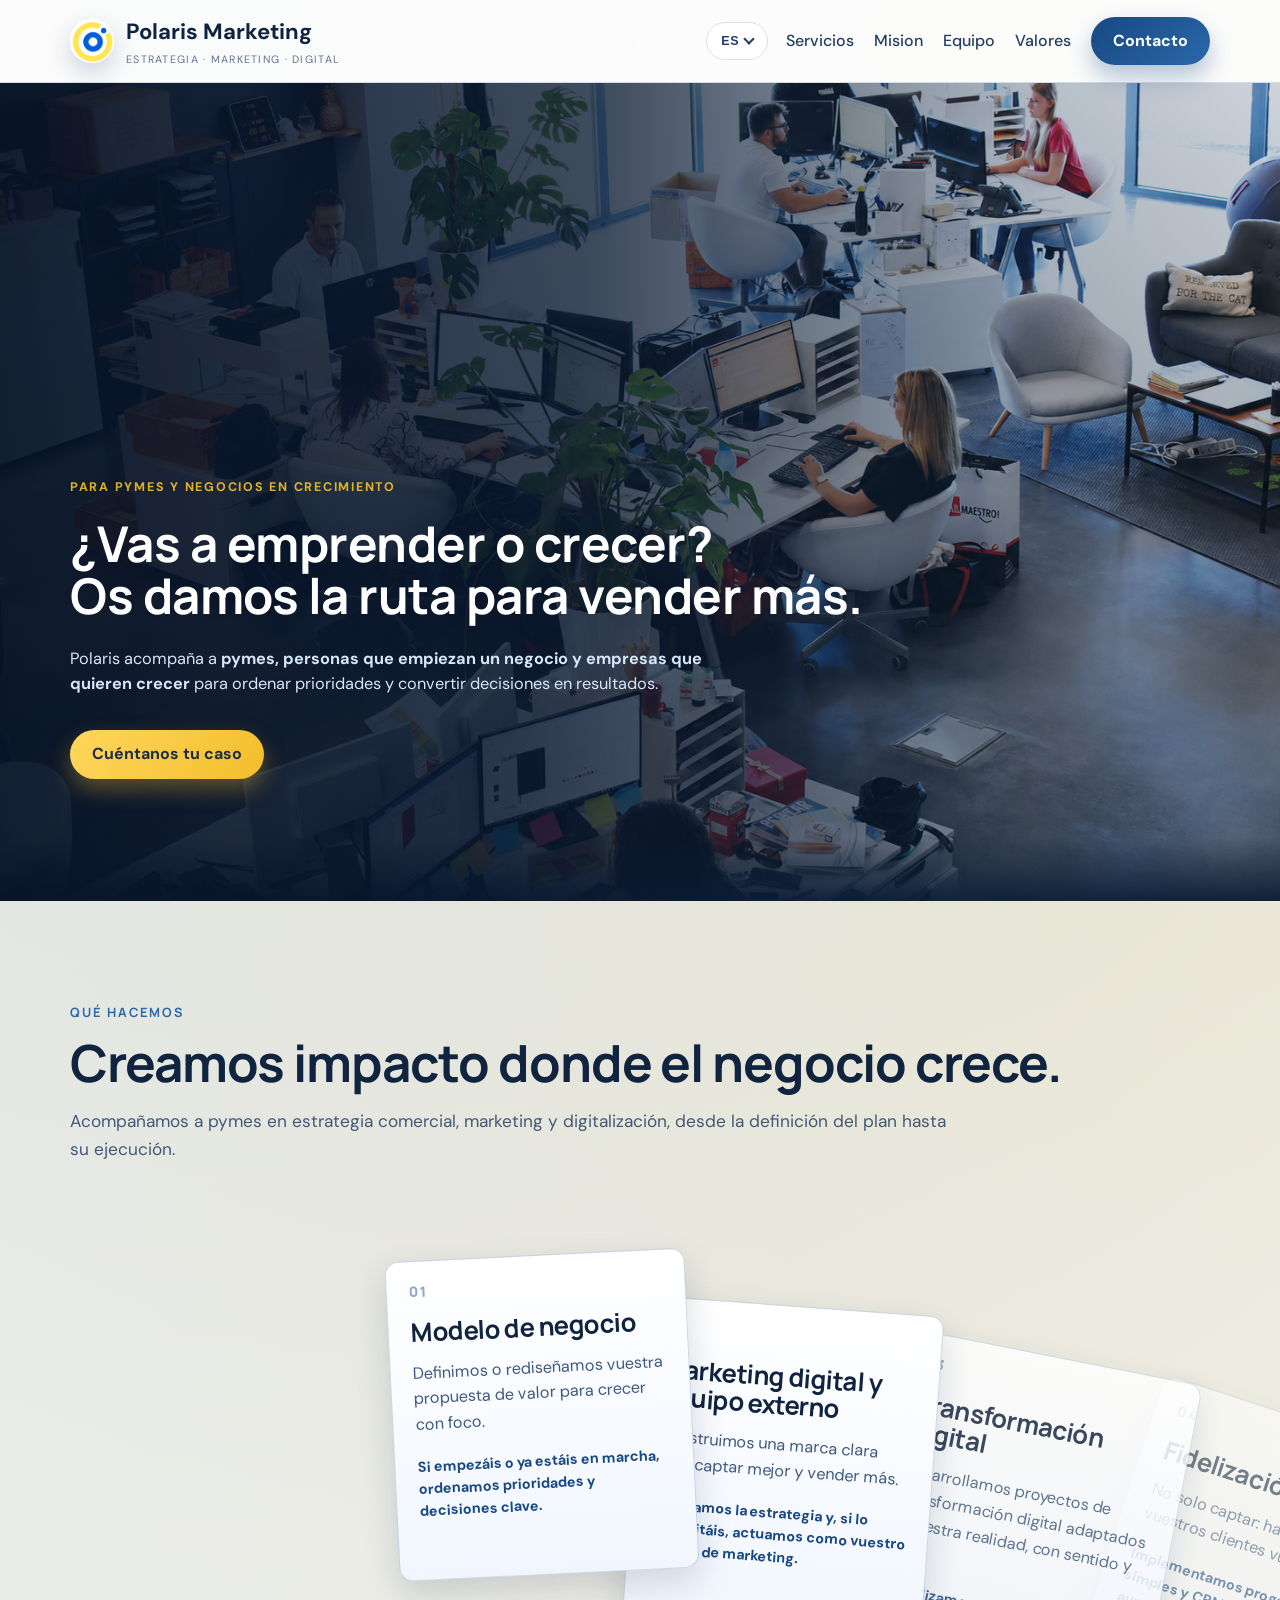
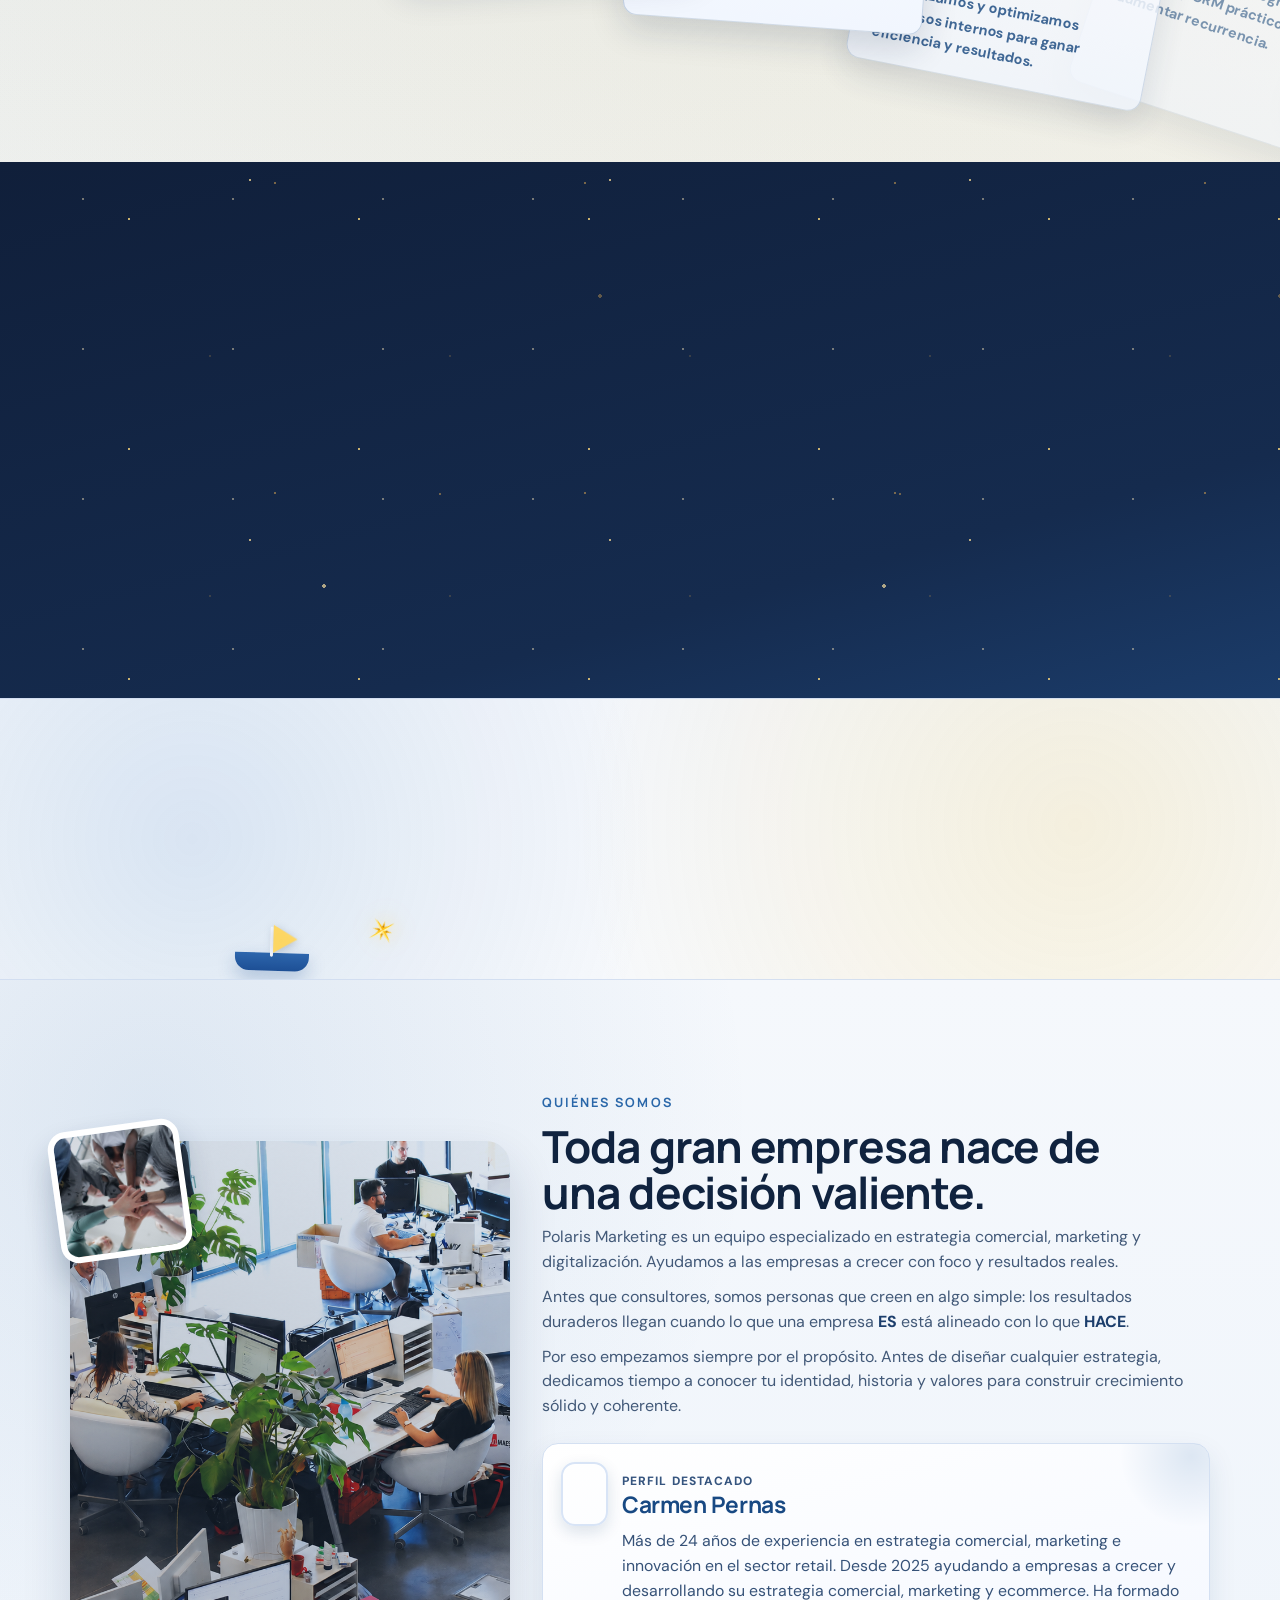
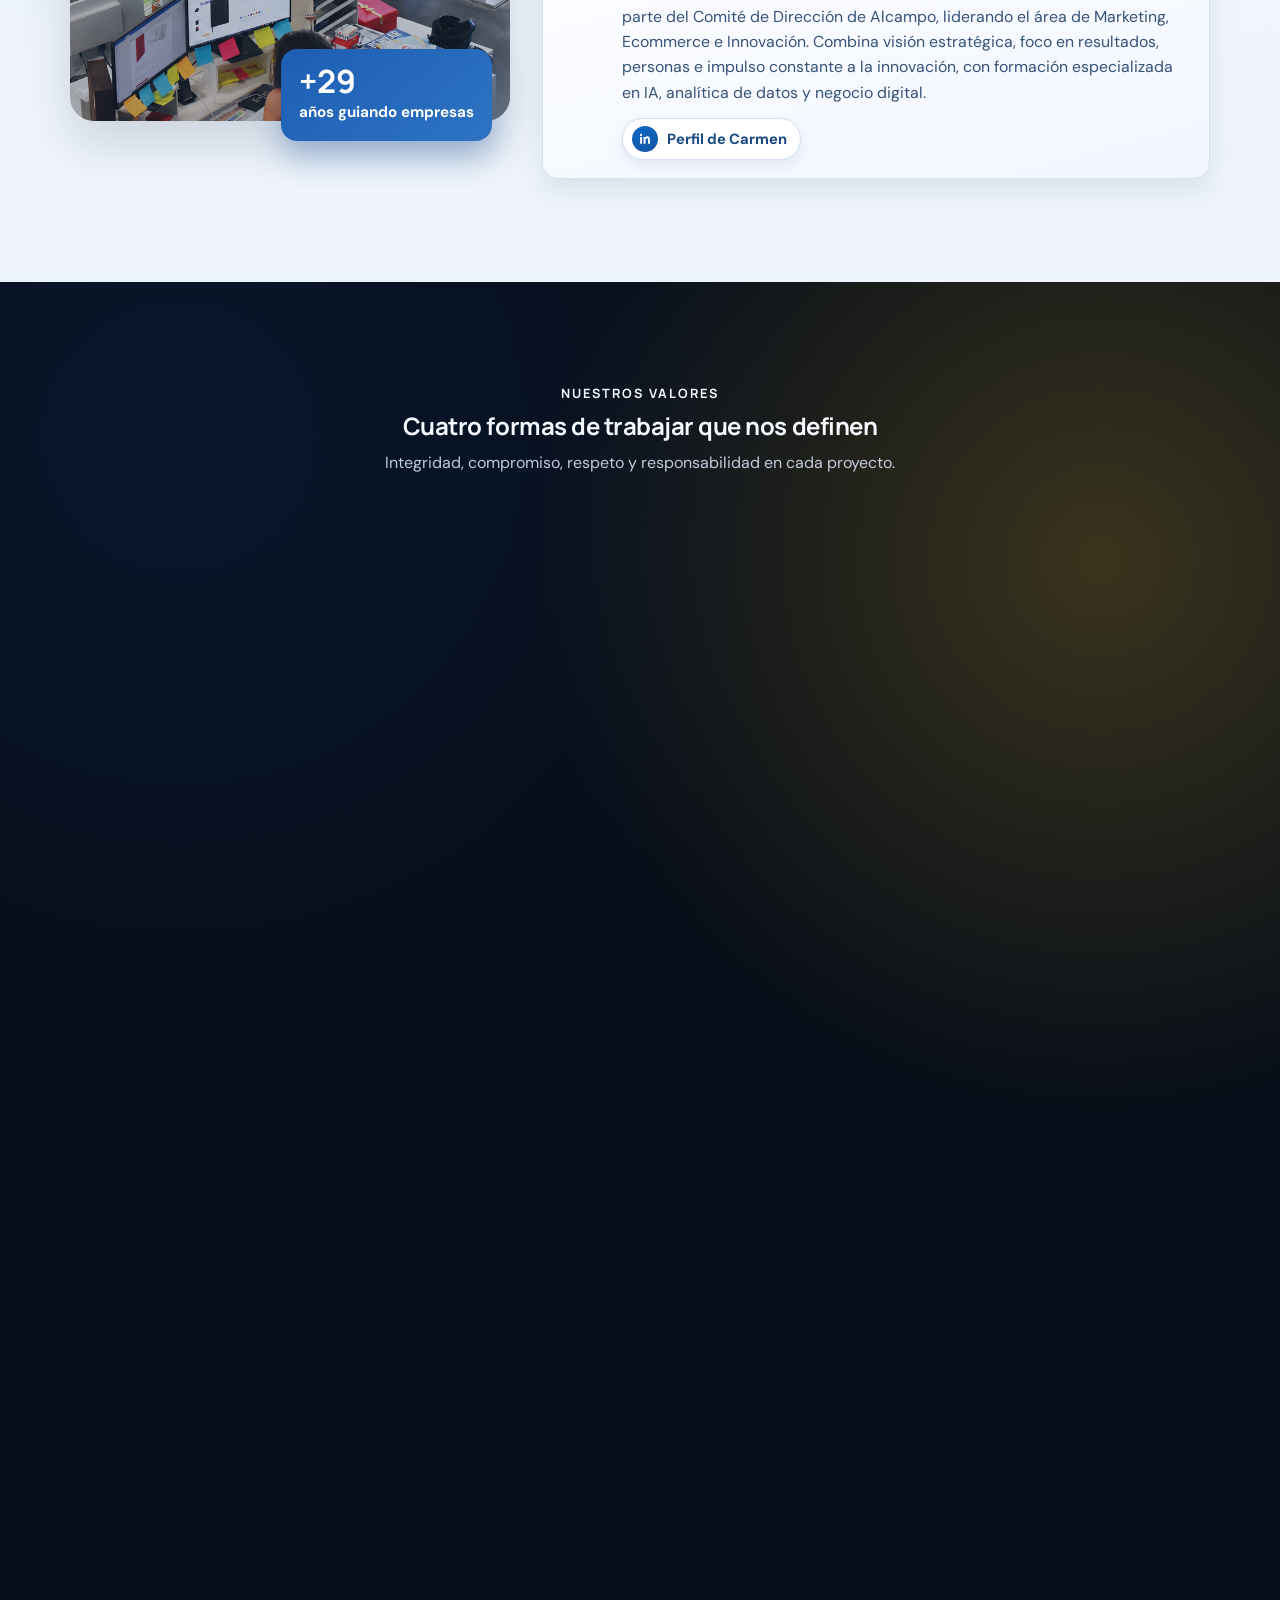
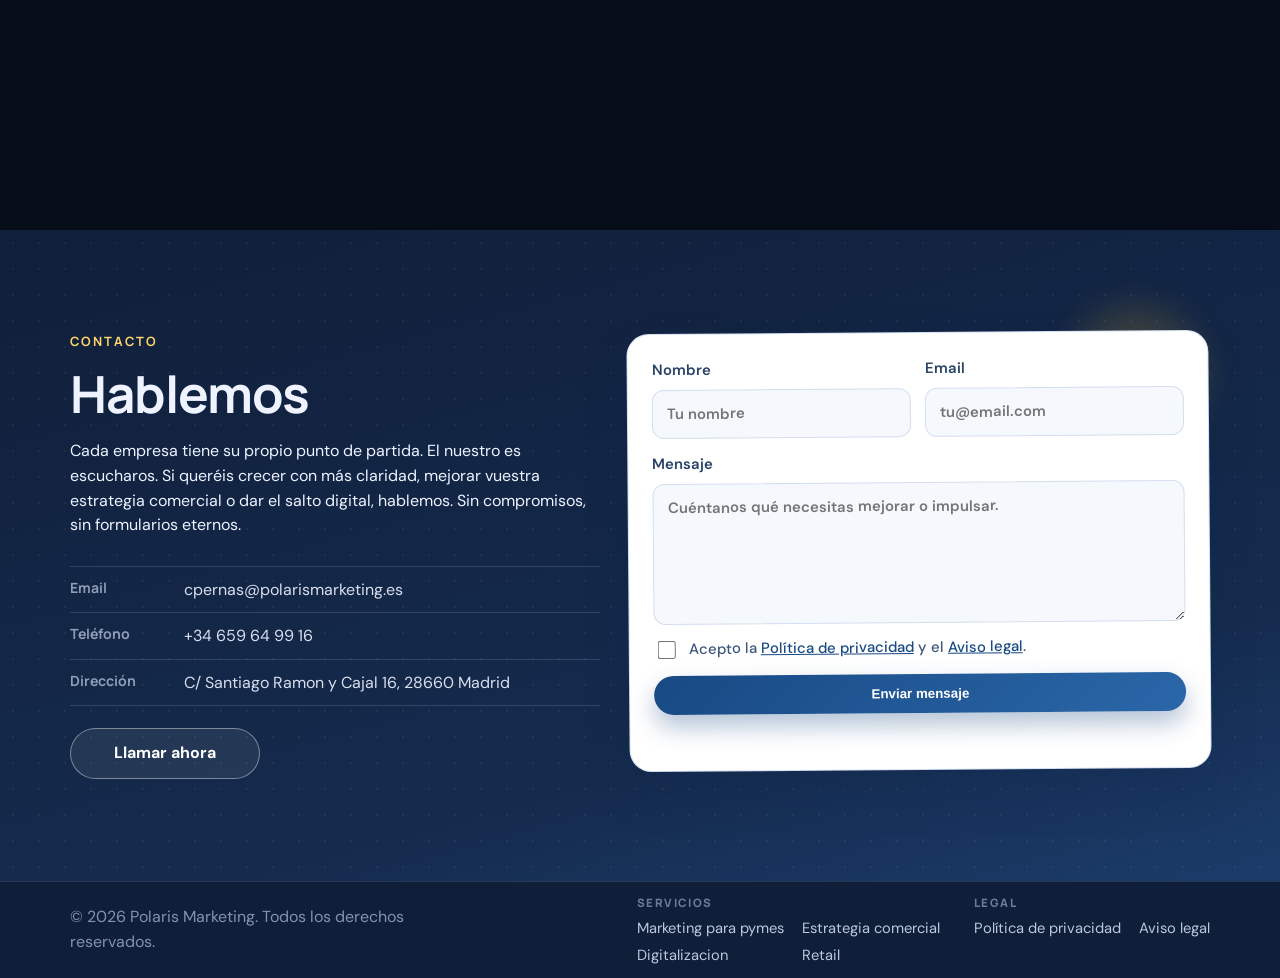
<file: index.html>
<!doctype html>
<html lang="es">
<head>
  <!-- Google Tag Manager -->
  <script>
    (function(w,d,s,l,i){w[l]=w[l]||[];w[l].push({'gtm.start':
    new Date().getTime(),event:'gtm.js'});var f=d.getElementsByTagName(s)[0],
    j=d.createElement(s),dl=l!='dataLayer'?'&l='+l:'';j.async=true;j.src=
    'https://www.googletagmanager.com/gtm.js?id='+i+dl;f.parentNode.insertBefore(j,f);
    })(window,document,'script','dataLayer','GTM-MQ9NLKSR');
  </script>
  <!-- End Google Tag Manager -->
  <meta charset="utf-8">
  <meta name="viewport" content="width=device-width, initial-scale=1">
  <meta name="description" content="Consultoria de estrategia comercial, marketing y digitalizacion para pymes y autonomos. Te ayudamos a ordenar prioridades, captar clientes y crecer con foco." data-i18n-content="meta.description">
  <meta name="robots" content="index, follow">
  <meta name="theme-color" content="#184983">
  <title data-i18n="meta.title">Polaris Marketing | Estrategia comercial, marketing y digitalizacion para pymes</title>
  <link rel="canonical" href="https://polarismarketing.es/">
  <link rel="alternate" hreflang="es" href="https://polarismarketing.es/">
  <link rel="alternate" hreflang="en" href="https://polarismarketing.es/en/">
  <link rel="alternate" hreflang="pt" href="https://polarismarketing.es/pt/">
  <link rel="alternate" hreflang="fr" href="https://polarismarketing.es/fr/">
  <link rel="alternate" hreflang="x-default" href="https://polarismarketing.es/">
  <meta property="og:type" content="website">
  <meta property="og:locale" content="es_ES">
  <meta property="og:title" content="Polaris Marketing | Estrategia comercial, marketing y digitalizacion">
  <meta property="og:description" content="Ayudamos a pymes y autonomos a crecer con estrategia comercial, marketing, digitalizacion y decisiones claras.">
  <meta property="og:url" content="https://polarismarketing.es/">
  <meta property="og:site_name" content="Polaris Marketing">
  <meta property="og:image" content="https://polarismarketing.es/assets/images/logo_polaris.jpg">
  <meta property="og:image:alt" content="Logo de Polaris Marketing">
  <meta name="twitter:card" content="summary_large_image">
  <meta name="twitter:title" content="Polaris Marketing | Estrategia comercial y marketing">
  <meta name="twitter:description" content="Consultoria de estrategia comercial, marketing y digitalizacion para pymes y autonomos.">
  <meta name="twitter:image" content="https://polarismarketing.es/assets/images/logo_polaris.jpg">
  <link rel="icon" type="image/jpeg" href="assets/images/logo_polaris.jpg">
  <link rel="preload" as="image" href="assets/images/hero-placeholder.png" fetchpriority="high">
  <link rel="preconnect" href="https://fonts.googleapis.com">
  <link rel="preconnect" href="https://fonts.gstatic.com" crossorigin>
  <link href="https://fonts.googleapis.com/css2?family=Manrope:wght@400;500;600;700;800&family=DM+Sans:wght@400;500;700&display=swap" rel="stylesheet">
  <link rel="stylesheet" href="assets/css/styles.css">
  <script type="application/ld+json">
    {
      "@context": "https://schema.org",
      "@graph": [
        {
          "@type": "ProfessionalService",
          "@id": "https://polarismarketing.es/#business",
          "name": "Polaris Marketing",
          "url": "https://polarismarketing.es/",
          "logo": "https://polarismarketing.es/assets/images/logo_polaris.jpg",
          "image": "https://polarismarketing.es/assets/images/logo_polaris.jpg",
          "description": "Consultoria de estrategia comercial, marketing y digitalizacion para pymes, autonomos y empresas en crecimiento.",
          "email": "cpernas@polarismarketing.es",
          "telephone": "+34659649916",
          "priceRange": "â‚¬â‚¬",
          "address": {
            "@type": "PostalAddress",
            "streetAddress": "C/ Santiago Ramon y Cajal 16",
            "postalCode": "28660",
            "addressLocality": "Madrid",
            "addressCountry": "ES"
          },
          "areaServed": [
            {
              "@type": "Country",
              "name": "Spain"
            }
          ],
          "founder": {
            "@type": "Person",
            "name": "Carmen Pernas",
            "jobTitle": "Consultora de estrategia comercial, marketing e innovacion",
            "sameAs": "https://www.linkedin.com/in/carmenpernasmoreno/"
          },
          "sameAs": [
            "https://www.linkedin.com/in/carmenpernasmoreno/"
          ],
          "knowsAbout": [
            "estrategia comercial",
            "marketing para pymes",
            "digitalizacion de empresas",
            "consultoria retail",
            "analitica de negocio"
          ],
          "hasOfferCatalog": {
            "@type": "OfferCatalog",
            "name": "Servicios de Polaris Marketing",
            "itemListElement": [
              {
                "@type": "Offer",
                "itemOffered": {
                  "@type": "Service",
                  "name": "Consultoria de marketing para pymes",
                  "url": "https://polarismarketing.es/consultoria-marketing-pymes.html"
                }
              },
              {
                "@type": "Offer",
                "itemOffered": {
                  "@type": "Service",
                  "name": "Estrategia comercial",
                  "url": "https://polarismarketing.es/estrategia-comercial.html"
                }
              },
              {
                "@type": "Offer",
                "itemOffered": {
                  "@type": "Service",
                  "name": "Digitalizacion para pymes",
                  "url": "https://polarismarketing.es/digitalizacion-pymes.html"
                }
              }
            ]
          }
        },
        {
          "@type": "WebSite",
          "@id": "https://polarismarketing.es/#website",
          "url": "https://polarismarketing.es/",
          "name": "Polaris Marketing",
          "publisher": {
            "@id": "https://polarismarketing.es/#business"
          },
          "inLanguage": "es"
        }
      ]
    }
  </script>
</head>
<body>
  <!-- Google Tag Manager (noscript) -->
  <noscript><iframe src="https://www.googletagmanager.com/ns.html?id=GTM-MQ9NLKSR"
  height="0" width="0" style="display:none;visibility:hidden"></iframe></noscript>
  <!-- End Google Tag Manager (noscript) -->
  <div class="scroll-progress" aria-hidden="true"><span data-scroll-progress></span></div>
  <a class="skip-link" href="#inicio" data-i18n="a11y.skipLink">Saltar al contenido principal</a>

  <header class="site-header">
    <div class="container nav-wrap">
      <a class="brand" href="#inicio" aria-label="Ir al inicio" data-i18n-aria-label="a11y.goHome">
        <img class="brand-logo" src="assets/images/logo_polaris.jpg" alt="Logo de Polaris Marketing" width="44" height="44" decoding="async" fetchpriority="high" data-i18n-alt="brand.logoAlt">
        <span class="brand-copy">
          <strong>Polaris Marketing</strong>
          <small data-i18n="brand.tagline">Estrategia Â· Marketing Â· Digital</small>
        </span>
      </a>

      <div class="nav-actions">
        <div class="lang-switch" data-lang-switch>
          <button type="button" class="lang-current" data-lang-toggle aria-haspopup="true" aria-expanded="false" aria-label="Selecciona idioma" data-i18n-aria-label="a11y.langSwitch">
            <span data-lang-current-label>ES</span>
          </button>
          <ul class="lang-options" data-lang-options role="menu">
            <li role="none"><button type="button" role="menuitem" data-lang-option="es">Espa&ntilde;ol</button></li>
            <li role="none"><button type="button" role="menuitem" data-lang-option="en">English</button></li>
            <li role="none"><button type="button" role="menuitem" data-lang-option="pt">Portugu&ecirc;s</button></li>
            <li role="none"><button type="button" role="menuitem" data-lang-option="fr">Fran&ccedil;ais</button></li>
          </ul>
        </div>

        <button class="menu-toggle" data-menu-toggle aria-label="Abrir menu" aria-expanded="false" aria-controls="main-menu" data-i18n-aria-label="a11y.openMenu">
          <span></span>
          <span></span>
          <span></span>
        </button>

        <nav id="main-menu" class="main-nav" data-menu>
          <a href="#que" data-i18n="nav.que">Servicios</a>
          <a href="#por-que" data-i18n="nav.porque">MisiÃ³n</a>
          <a href="#quien" data-i18n="nav.quien">Equipo</a>
          <a href="#testimonios" data-i18n="nav.testimonios">Valores</a>
          <a href="#contacto" class="btn btn-primary" data-i18n="nav.cta">Contacto</a>
        </nav>
      </div>
    </div>
    <div class="menu-backdrop" data-menu-backdrop aria-hidden="true"></div>
  </header>

  <main id="inicio">
    <section class="hero">
      <div class="hero-media" aria-hidden="true"></div>
      <div class="hero-overlay"></div>
      <div class="container hero-content" data-reveal>
        <span class="hero-badge" data-i18n="hero.badge">Estrategia comercial Â· Marketing Â· DigitalizaciÃ³n</span>
        <h1 data-i18n-html="hero.title"><span>&iquest;Vas a emprender o crecer?</span><span>Os damos la ruta para vender m&aacute;s.</span></h1>
        <p data-i18n-html="hero.subtitle">
          Acompa&ntilde;amos a <strong>pymes, personas que empiezan un negocio y empresas que quieren crecer</strong>
          para ordenar prioridades y convertir decisiones en resultados.
        </p>
        <div class="hero-actions">
          <a href="#contacto" class="btn btn-accent" data-i18n="hero.ctaPrimary">CuÃ©ntanos tu caso</a>
        </div>
      </div>
    </section>

    <section id="que" class="section">
      <div class="container" data-reveal>
        <p class="eyebrow" data-i18n="que.eyebrow">Que hacemos</p>
        <h2 data-i18n="que.title">Creamos impacto donde el negocio crece.</h2>
        <p class="services-intro" data-i18n="que.intro">
          Acompa&ntilde;amos a pymes en estrategia comercial, marketing y digitalizaci&oacute;n,
          desde la definici&oacute;n del plan hasta su ejecuci&oacute;n.
        </p>
        <div class="services-list" aria-label="Ãreas de servicio" data-i18n-aria-label="a11y.servicesList">
          <article class="service-item">
            <span class="service-index" aria-hidden="true">01</span>
            <h3 data-i18n="que.card1.title">Modelo de negocio</h3>
            <p class="service-lead" data-i18n="que.card1.lead">Definimos o redise&ntilde;amos vuestra propuesta de valor para crecer con foco.</p>
            <p class="service-focus" data-i18n="que.card1.focus">Si empez&aacute;is o ya est&aacute;is en marcha, ordenamos prioridades y decisiones clave.</p>
          </article>
          <article class="service-item">
            <span class="service-index" aria-hidden="true">02</span>
            <h3 data-i18n="que.card2.title">Marketing digital y equipo externo</h3>
            <p class="service-lead" data-i18n="que.card2.lead">Construimos una marca clara para captar mejor y vender m&aacute;s.</p>
            <p class="service-focus" data-i18n="que.card2.focus">Dise&ntilde;amos la estrategia y, si lo necesit&aacute;is, actuamos como vuestro equipo de marketing.</p>
          </article>
          <article class="service-item">
            <span class="service-index" aria-hidden="true">03</span>
            <h3 data-i18n="que.card3.title">Transformaci&oacute;n digital</h3>
            <p class="service-lead" data-i18n="que.card3.lead">Desarrollamos proyectos de transformaci&oacute;n digital adaptados a vuestra realidad, con sentido y foco.</p>
            <p class="service-focus" data-i18n="que.card3.focus">Digitalizamos y optimizamos procesos internos para ganar eficiencia y resultados.</p>
          </article>
          <article class="service-item">
            <span class="service-index" aria-hidden="true">04</span>
            <h3 data-i18n="que.card4.title">Fidelizaci&oacute;n y CRM</h3>
            <p class="service-lead" data-i18n="que.card4.lead">No solo captar: hacemos que vuestros clientes vuelvan.</p>
            <p class="service-focus" data-i18n="que.card4.focus">Implementamos programas simples y CRM pr&aacute;ctico para aumentar recurrencia.</p>
          </article>
          <article class="service-item">
            <span class="service-index" aria-hidden="true">05</span>
            <h3 data-i18n="que.card5.title">Acompa&ntilde;amiento comercial</h3>
            <p class="service-lead" data-i18n="que.card5.lead">Pasamos del plan a la acci&oacute;n junto a vuestro equipo.</p>
            <p class="service-focus" data-i18n="que.card5.focus">Priorizamos, ejecutamos y medimos para mantener ritmo y resultados.</p>
          </article>
        </div>
      </div>
    </section>

    <div class="paired-viewport">
      <section id="por-que" class="section section-dark paired-top">
        <div class="bg-animation" aria-hidden="true">
          <div id="stars"></div>
          <div id="stars2"></div>
          <div id="stars3"></div>
          <div id="stars4"></div>
        </div>
        <div class="container split" data-reveal>
          <div>
            <p class="eyebrow" data-i18n="porque.eyebrow">Por que lo hacemos</p>
            <h2 data-i18n="porque.title">Nos mueve construir crecimiento que se sostenga en el tiempo.</h2>
            <p data-i18n="porque.body">
              Trabajamos para que cada empresa tenga una estrategia accionable, conectada con su realidad
              y su etapa de crecimiento.
            </p>
          </div>
          <blockquote data-i18n="porque.quote">
            "Queremos ayudar a personas y empresas a entrar o crecer en su mercado con confianza."
          </blockquote>
        </div>
      </section>

      <section class="trust-band paired-bottom" aria-label="Empresas que confian en nosotros" data-i18n-aria-label="a11y.trustSection">
        <div class="boat-lane">
          <span class="boat-leader-star" aria-hidden="true"></span>
          <button type="button" class="boat" aria-label="Lanzar estrellas"></button>
        </div>
        <div class="container trust-band-inner" data-reveal>
          <p class="trust-title" data-i18n="trust.title">Empresas que confian en nosotros</p>
          <p class="trust-copy" data-i18n-html="trust.copyHtml">
            Nuestra experiencia principal es en <strong>Retail</strong>, <strong>Alimentacion</strong> y <strong>Textil</strong>,
            junto a proyectos de <strong>Restauracion</strong>, <strong>Decoracion</strong> y <strong>Arquitectura</strong>.
            Algunos ejemplos: Juan Valdez, Quadratura y WOW.
          </p>
        </div>
      </section>
    </div>

    <section id="quien" class="section section-soft">
      <div class="container about" data-reveal>
        <div class="about-figure">
          <div class="about-image" role="img" aria-label="Equipo reunido en sesion de trabajo" data-i18n-aria-label="a11y.aboutImage">
            <canvas class="about-reveal-canvas" data-about-reveal-canvas aria-hidden="true"></canvas>
          </div>
          <div class="about-snapshot" role="img" aria-label="Detalle de sesion de trabajo en equipo" data-i18n-aria-label="a11y.aboutSnapshot"></div>
          <div class="about-badge" aria-label="Experiencia acumulada" data-i18n-aria-label="a11y.aboutBadge">
            <strong>+29</strong>
            <span data-i18n="quien.badgeLabel">anos guiando empresas</span>
          </div>
        </div>
        <div class="about-content">
          <p class="eyebrow" data-i18n="quien.eyebrow">Quienes somos</p>
          <h2 data-i18n="quien.title">Toda gran empresa nace de una decision valiente.</h2>
          <p data-i18n="quien.body1">
            Polaris Marketing es un equipo especializado en estrategia comercial, marketing y digitalizacion.
            Ayudamos a las empresas a crecer con foco y resultados reales.
          </p>
          <p data-i18n-html="quien.body2Html">
            Antes que consultores, somos personas que creen en algo simple: los resultados duraderos llegan cuando
            lo que una empresa <strong>es</strong> esta alineado con lo que <strong>hace</strong>.
          </p>
          <p data-i18n="quien.body3">
            Por eso empezamos siempre por el proposito. Antes de disenar cualquier estrategia, dedicamos tiempo a
            conocer tu identidad, historia y valores para construir crecimiento solido y coherente.
          </p>
          <div class="profile-card">
            <img src="assets/images/carmen.jpg" alt="Carmen Pernas, consultora de estrategia comercial y marketing" width="96" height="96" loading="lazy" decoding="async">
            <div class="profile-body">
              <p class="profile-tag" data-i18n="quien.profileTag">Perfil destacado</p>
              <h3>Carmen Pernas</h3>
              <p data-i18n="quien.profileBio">
                Mas de 24 anos de experiencia en estrategia comercial, marketing e innovacion en el sector retail.
                Desde 2025 ayudando a empresas a crecer y desarrollando su estrategia comercial, marketing y ecommerce.
                Ha formado parte del Comite de Direccion de Alcampo, liderando el area de Marketing, Ecommerce e Innovacion.
                Combina vision estrategica, foco en resultados, personas e impulso constante a la innovacion, con formacion especializada en IA, analitica de datos y negocio digital.
              </p>
              <a class="text-link profile-link" href="https://www.linkedin.com/in/carmenpernasmoreno/" target="_blank" rel="noopener noreferrer" aria-label="LinkedIn de Carmen Pernas">
                <span class="profile-link-icon" aria-hidden="true">
                  <svg viewBox="0 0 24 24" focusable="false" aria-hidden="true">
                    <path d="M6.94 8.5H3.56V20h3.38zM5.25 3A1.97 1.97 0 1 0 5.3 6.94 1.97 1.97 0 0 0 5.25 3M20.44 12.02c0-3.37-1.8-4.94-4.2-4.94-1.93 0-2.8 1.06-3.28 1.8V8.5H9.58V20h3.38v-6.15c0-1.62.3-3.2 2.31-3.2 1.98 0 2 1.86 2 3.3V20h3.38z" />
                  </svg>
                </span>
                <span data-i18n="quien.linkedin">Perfil de Carmen</span>
              </a>
            </div>
          </div>
        </div>
      </div>
    </section>

    <section id="testimonios" class="testimonials-scroll-zone" data-testimonials-scroll-section>
      <div class="testimonials-animation-stage" data-testimonials-scroll-stage>
        <div class="testimonials-sticky-canvas">
          <div class="container testimonials-scroll-intro" data-reveal>
            <p class="eyebrow" data-i18n="testimonials.eyebrow">Nuestros valores</p>
            <h2 data-i18n="testimonials.title">Cuatro formas de trabajar que nos definen</h2>
            <p data-i18n="testimonials.subtitle">Integridad, compromiso, respeto y responsabilidad en cada proyecto.</p>
          </div>

          <div class="testimonials-avatar-grid">
            <div class="ts-layer ts-layer-values" data-ts-layer>
              <span class="ts-avatar ts-value-icon ts-integrity a1" data-ts-target="1" role="img" aria-label="Con integridad"><svg viewBox="0 0 24 24" aria-hidden="true"><path d="M12 3l7 3v5.2c0 4.4-2.8 8.1-7 9.8-4.2-1.7-7-5.4-7-9.8V6l7-3z"/><path d="M8.5 12.2l2.2 2.2 4.9-5"/></svg></span>
              <span class="ts-avatar ts-value-icon ts-commitment a2" data-ts-target="2" role="img" aria-label="Con compromiso"><svg viewBox="0 0 24 24" aria-hidden="true"><path d="M8.7 12.8l2.1 2.1c.8.8 2.1.8 2.9 0l3.7-3.7"/><path d="M7.8 16.8l-3.4-3.4a2.3 2.3 0 0 1 0-3.3l3-3a2.3 2.3 0 0 1 3.3 0l.9.9"/><path d="M12.4 8l.9-.9a2.3 2.3 0 0 1 3.3 0l3 3a2.3 2.3 0 0 1 0 3.3l-4.4 4.4"/></svg></span>
              <span class="ts-avatar ts-value-icon ts-respect a3" data-ts-target="3" role="img" aria-label="Desde el respeto"><svg viewBox="0 0 24 24" aria-hidden="true"><path d="M4 11.2C4 7.8 7.1 5 11 5s7 2.8 7 6.2-3.1 6.2-7 6.2c-.9 0-1.8-.2-2.6-.5L4.8 19l.9-3.4A5.8 5.8 0 0 1 4 11.2z"/><path d="M8.2 10.8h5.9"/><path d="M8.2 13.2h3.8"/></svg></span>
              <span class="ts-avatar ts-value-icon ts-responsibility a4" data-ts-target="4" role="img" aria-label="Con responsabilidad"><svg viewBox="0 0 24 24" aria-hidden="true"><path d="M5 19V5"/><path d="M5 19h14"/><path d="M8.5 15l3-3 2.3 2.3L18 9.5"/><path d="M16 9.5h2v2"/></svg></span>
            </div>

            <article class="ts-scaler-card" data-ts-scaler>
              <div class="ts-entries" data-ts-entries>
                <article class="ts-entry is-active" data-ts-entry="1">
                  <span class="ts-card-icon ts-integrity" aria-hidden="true"><svg viewBox="0 0 24 24" aria-hidden="true"><path d="M12 3l7 3v5.2c0 4.4-2.8 8.1-7 9.8-4.2-1.7-7-5.4-7-9.8V6l7-3z"/><path d="M8.5 12.2l2.2 2.2 4.9-5"/></svg></span>
                  <h3 data-i18n="testimonials.1.title">Con integridad</h3>
                  <p data-i18n="testimonials.1.answer">Os decimos lo que necesit&aacute;is escuchar, no lo que quer&eacute;is o&iacute;r. Sabemos en qu&eacute; somos buenos y nos comprometemos solo con proyectos donde de verdad podemos aportar valor. Lo que no sabemos hacer, no lo aceptamos.</p>
                </article>
                <article class="ts-entry is-hidden-down" data-ts-entry="2">
                  <span class="ts-card-icon ts-commitment" aria-hidden="true"><svg viewBox="0 0 24 24" aria-hidden="true"><path d="M8.7 12.8l2.1 2.1c.8.8 2.1.8 2.9 0l3.7-3.7"/><path d="M7.8 16.8l-3.4-3.4a2.3 2.3 0 0 1 0-3.3l3-3a2.3 2.3 0 0 1 3.3 0l.9.9"/><path d="M12.4 8l.9-.9a2.3 2.3 0 0 1 3.3 0l3 3a2.3 2.3 0 0 1 0 3.3l-4.4 4.4"/></svg></span>
                  <h3 data-i18n="testimonials.2.title">Con compromiso</h3>
                  <p data-i18n="testimonials.2.answer">Nos involucramos en vuestra empresa como si fuera la nuestra. Por eso invertimos tiempo en conocer, entender y diagnosticar vuestra empresa antes de ponernos a trabajar.</p>
                </article>
                <article class="ts-entry is-hidden-down" data-ts-entry="3">
                  <span class="ts-card-icon ts-respect" aria-hidden="true"><svg viewBox="0 0 24 24" aria-hidden="true"><path d="M4 11.2C4 7.8 7.1 5 11 5s7 2.8 7 6.2-3.1 6.2-7 6.2c-.9 0-1.8-.2-2.6-.5L4.8 19l.9-3.4A5.8 5.8 0 0 1 4 11.2z"/><path d="M8.2 10.8h5.9"/><path d="M8.2 13.2h3.8"/></svg></span>
                  <h3 data-i18n="testimonials.3.title">Desde el respeto</h3>
                  <p data-i18n="testimonials.3.answer">Escuchamos y analizamos antes de proponer. Cada soluci&oacute;n se adapta a vuestra realidad, vuestra visi&oacute;n de futuro y vuestro presupuesto.</p>
                </article>
                <article class="ts-entry is-hidden-down" data-ts-entry="4">
                  <span class="ts-card-icon ts-responsibility" aria-hidden="true"><svg viewBox="0 0 24 24" aria-hidden="true"><path d="M5 19V5"/><path d="M5 19h14"/><path d="M8.5 15l3-3 2.3 2.3L18 9.5"/><path d="M16 9.5h2v2"/></svg></span>
                  <h3 data-i18n="testimonials.4.title">Con responsabilidad</h3>
                  <p data-i18n="testimonials.4.answer">Cada recomendaci&oacute;n que hacemos est&aacute; respaldada por criterio, experiencia y datos reales.</p>
                </article>
              </div>
            </article>
          </div>
        </div>
      </div>
    </section>

    <section id="contacto" class="section section-dark">
      <div class="container contact" data-reveal>
        <div class="contact-copy">
          <p class="eyebrow" data-i18n="contacto.eyebrow">Contacto</p>
          <h2 data-i18n="contacto.title">Hablemos</h2>
          <p data-i18n="contacto.body">
            Si quieres claridad para tu siguiente paso, escribenos. Te respondemos sin rodeos.
          </p>
          <ul class="contact-list">
            <li data-i18n-html="contacto.emailItemHtml"><strong>Email</strong><span>cpernas@polarismarketing.es</span></li>
            <li data-i18n-html="contacto.phoneItemHtml"><strong>Telefono</strong><span>+34 659 64 99 16</span></li>
            <li data-i18n-html="contacto.addressItemHtml"><strong>Direccion</strong><span>C/ Santiago Ramon y Cajal 16, 28660 Madrid</span></li>
          </ul>
          <div class="contact-actions">
            <a class="btn btn-ghost" href="tel:+34659649916" data-i18n="contacto.callBtn">Llamar ahora</a>
          </div>
        </div>
        <form class="contact-form" id="contact-form" action="https://formsubmit.co/cpernas@polarismarketing.es" method="post" accept-charset="UTF-8">
          <input type="hidden" name="_subject" value="Nuevo mensaje desde polarismarketing.es">
          <input type="hidden" name="_captcha" value="false">
          <input type="hidden" name="_template" value="table">
          <label>
            <span data-i18n="contacto.form.name">Nombre</span>
            <input type="text" name="name" placeholder="Tu nombre" required data-i18n-placeholder="contacto.form.namePlaceholder">
          </label>
          <label>
            <span data-i18n="contacto.form.email">Email</span>
            <input type="email" name="email" placeholder="tu@email.com" required data-i18n-placeholder="contacto.form.emailPlaceholder">
          </label>
          <label class="full">
            <span data-i18n="contacto.form.message">Mensaje</span>
            <textarea name="message" rows="5" placeholder="Cuentanos que necesitas mejorar o impulsar." required data-i18n-placeholder="contacto.form.messagePlaceholder"></textarea>
          </label>
          <label class="consent full">
            <input type="checkbox" required>
            <span data-i18n-html="contacto.form.consentHtml">Acepto la <a href="politica-privacidad.html">Politica de privacidad</a> y el <a href="aviso-legal.html">Aviso legal</a>.</span>
          </label>
          <button type="submit" class="btn btn-primary full" data-i18n="contacto.form.submit">Enviar mensaje</button>
          <p class="form-feedback" id="form-feedback" aria-live="polite"></p>
        </form>
      </div>
    </section>
  </main>

  <footer class="site-footer">
    <div class="container footer-wrap">
      <div class="footer-brand">
        <p data-i18n="footer.copyright">&copy; 2026 Polaris Marketing. Todos los derechos reservados.</p>
      </div>
      <div class="footer-link-groups">
        <nav class="footer-link-group" aria-label="Servicios">
          <span>Servicios</span>
          <a href="consultoria-marketing-pymes.html">Marketing para pymes</a>
          <a href="estrategia-comercial.html">Estrategia comercial</a>
          <a href="digitalizacion-pymes.html">Digitalizacion</a>
          <a href="consultoria-retail.html">Retail</a>
        </nav>
        <nav class="footer-link-group" aria-label="Legal">
          <span>Legal</span>
          <a href="politica-privacidad.html" data-i18n="footer.privacy">Politica de privacidad</a>
          <a href="aviso-legal.html" data-i18n="footer.legal">Aviso legal</a>
        </nav>
      </div>
    </div>
  </footer>

  <button type="button" class="back-to-top" data-back-to-top aria-label="Volver arriba" data-i18n-aria-label="a11y.backToTop">
    <span class="back-to-top-arrow" aria-hidden="true"></span>
  </button>

  <script src="assets/js/i18n.js"></script>
  <script src="assets/js/main.js"></script>
</body>
</html>
</file>
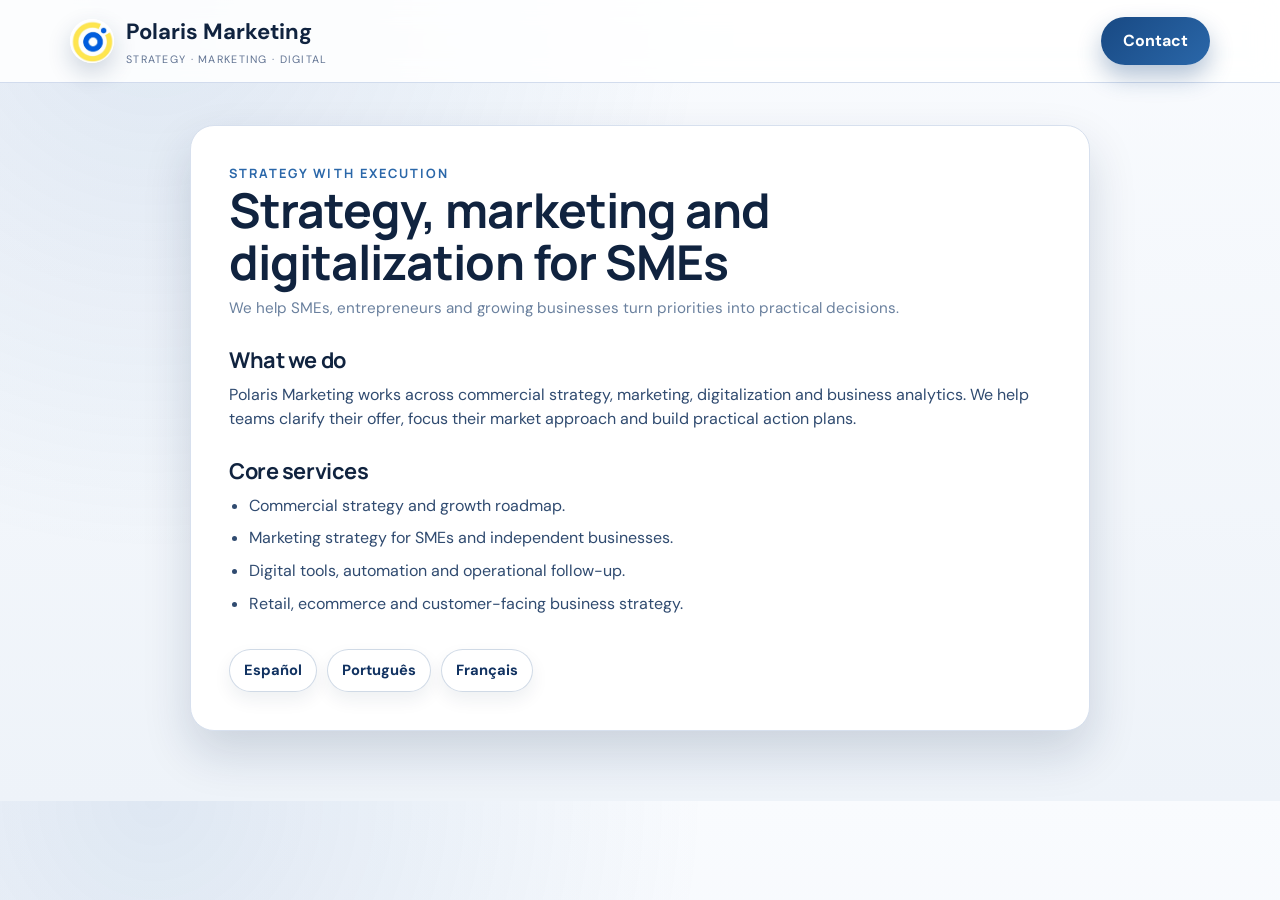
<file: en/index.html>
<!doctype html>
<html lang="en">
<head>
  <meta charset="utf-8">
  <meta name="viewport" content="width=device-width, initial-scale=1">
  <meta name="description" content="Business strategy, marketing and digitalization consulting for SMEs and growing businesses. Polaris Marketing helps you focus priorities and grow with clarity.">
  <meta name="robots" content="index, follow">
  <title>Polaris Marketing | Strategy, marketing and digitalization for SMEs</title>
  <link rel="canonical" href="https://polarismarketing.es/en/">
  <link rel="alternate" hreflang="es" href="https://polarismarketing.es/">
  <link rel="alternate" hreflang="en" href="https://polarismarketing.es/en/">
  <link rel="alternate" hreflang="pt" href="https://polarismarketing.es/pt/">
  <link rel="alternate" hreflang="fr" href="https://polarismarketing.es/fr/">
  <link rel="alternate" hreflang="x-default" href="https://polarismarketing.es/">
  <meta property="og:type" content="website">
  <meta property="og:locale" content="en_US">
  <meta property="og:title" content="Polaris Marketing | Strategy, marketing and digitalization">
  <meta property="og:description" content="We help SMEs and growing businesses make clearer commercial and marketing decisions.">
  <meta property="og:url" content="https://polarismarketing.es/en/">
  <meta property="og:image" content="https://polarismarketing.es/assets/images/logo_polaris.jpg">
  <meta name="twitter:card" content="summary_large_image">
  <link rel="icon" type="image/jpeg" href="../assets/images/logo_polaris.jpg">
  <link rel="preconnect" href="https://fonts.googleapis.com">
  <link rel="preconnect" href="https://fonts.gstatic.com" crossorigin>
  <link href="https://fonts.googleapis.com/css2?family=Manrope:wght@400;500;600;700;800&family=DM+Sans:wght@400;500;700&display=swap" rel="stylesheet">
  <link rel="stylesheet" href="../assets/css/styles.css">
</head>
<body class="legal-body">
  <header class="site-header">
    <div class="container nav-wrap">
      <a class="brand" href="../index.html#inicio" aria-label="Go to homepage">
        <img class="brand-logo" src="../assets/images/logo_polaris.jpg" alt="Polaris Marketing logo" width="44" height="44" decoding="async">
        <span class="brand-copy">
          <strong>Polaris Marketing</strong>
          <small>Strategy · Marketing · Digital</small>
        </span>
      </a>
      <a class="btn btn-primary" href="../index.html#contacto">Contact</a>
    </div>
  </header>

  <main class="legal-main">
    <article class="legal-card">
      <p class="eyebrow">Strategy with execution</p>
      <h1>Strategy, marketing and digitalization for SMEs</h1>
      <p class="legal-meta">We help SMEs, entrepreneurs and growing businesses turn priorities into practical decisions.</p>

      <section class="legal-section">
        <h2>What we do</h2>
        <p>Polaris Marketing works across commercial strategy, marketing, digitalization and business analytics. We help teams clarify their offer, focus their market approach and build practical action plans.</p>
      </section>

      <section class="legal-section">
        <h2>Core services</h2>
        <ul>
          <li>Commercial strategy and growth roadmap.</li>
          <li>Marketing strategy for SMEs and independent businesses.</li>
          <li>Digital tools, automation and operational follow-up.</li>
          <li>Retail, ecommerce and customer-facing business strategy.</li>
        </ul>
      </section>

      <nav class="service-seo-links" aria-label="Language versions">
        <a href="../">Español</a>
        <a href="../pt/">Português</a>
        <a href="../fr/">Français</a>
      </nav>
    </article>
  </main>
</body>
</html>
</file>
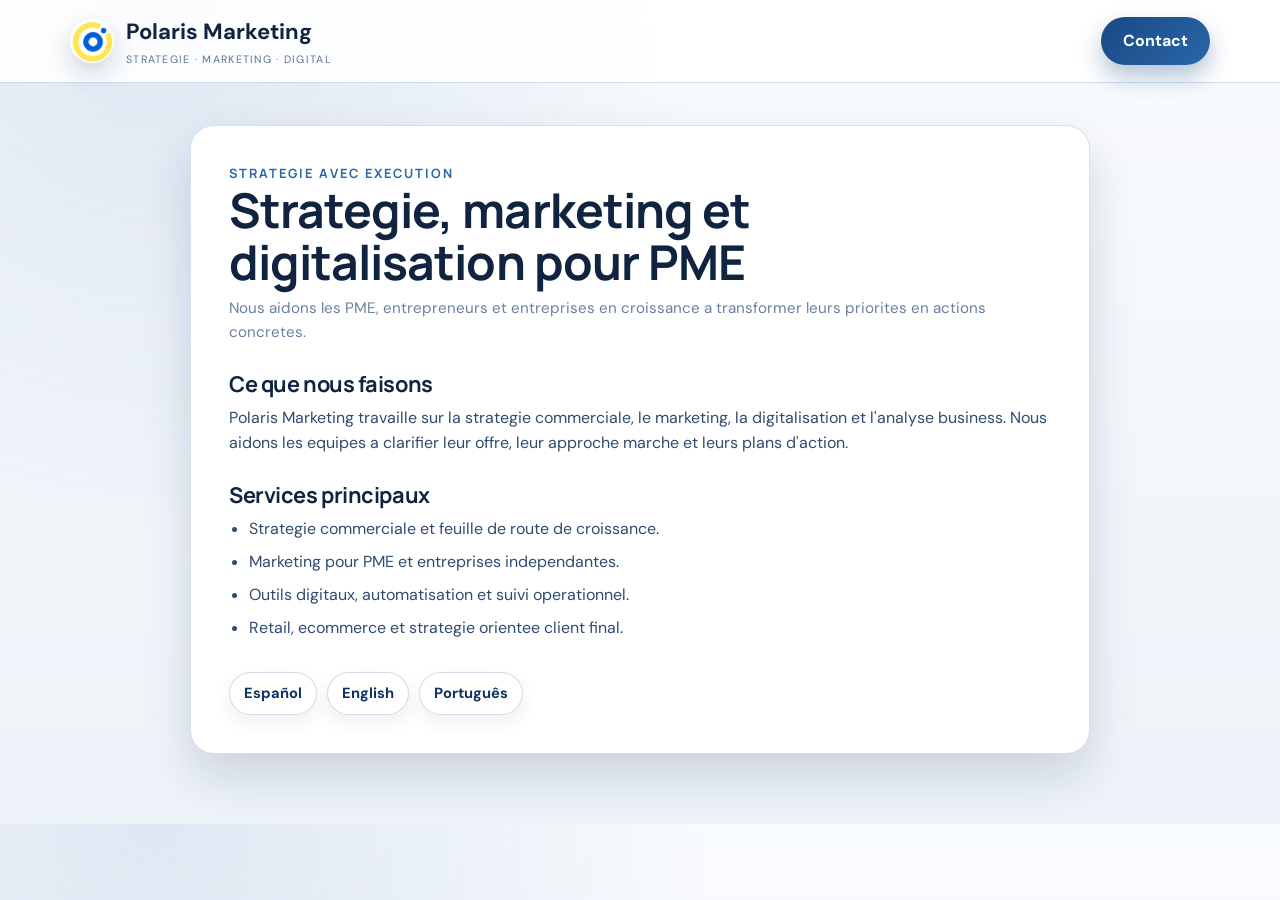
<file: fr/index.html>
<!doctype html>
<html lang="fr">
<head>
  <meta charset="utf-8">
  <meta name="viewport" content="width=device-width, initial-scale=1">
  <meta name="description" content="Conseil en strategie commerciale, marketing et digitalisation pour PME et entreprises en croissance. Polaris Marketing aide a prioriser et grandir avec clarte.">
  <meta name="robots" content="index, follow">
  <title>Polaris Marketing | Strategie, marketing et digitalisation pour PME</title>
  <link rel="canonical" href="https://polarismarketing.es/fr/">
  <link rel="alternate" hreflang="es" href="https://polarismarketing.es/">
  <link rel="alternate" hreflang="en" href="https://polarismarketing.es/en/">
  <link rel="alternate" hreflang="pt" href="https://polarismarketing.es/pt/">
  <link rel="alternate" hreflang="fr" href="https://polarismarketing.es/fr/">
  <link rel="alternate" hreflang="x-default" href="https://polarismarketing.es/">
  <meta property="og:type" content="website">
  <meta property="og:locale" content="fr_FR">
  <meta property="og:title" content="Polaris Marketing | Strategie, marketing et digitalisation">
  <meta property="og:description" content="Nous aidons les PME et entreprises en croissance a prendre de meilleures decisions commerciales et marketing.">
  <meta property="og:url" content="https://polarismarketing.es/fr/">
  <meta property="og:image" content="https://polarismarketing.es/assets/images/logo_polaris.jpg">
  <meta name="twitter:card" content="summary_large_image">
  <link rel="icon" type="image/jpeg" href="../assets/images/logo_polaris.jpg">
  <link rel="preconnect" href="https://fonts.googleapis.com">
  <link rel="preconnect" href="https://fonts.gstatic.com" crossorigin>
  <link href="https://fonts.googleapis.com/css2?family=Manrope:wght@400;500;600;700;800&family=DM+Sans:wght@400;500;700&display=swap" rel="stylesheet">
  <link rel="stylesheet" href="../assets/css/styles.css">
</head>
<body class="legal-body">
  <header class="site-header">
    <div class="container nav-wrap">
      <a class="brand" href="../index.html#inicio" aria-label="Aller a l'accueil">
        <img class="brand-logo" src="../assets/images/logo_polaris.jpg" alt="Logo Polaris Marketing" width="44" height="44" decoding="async">
        <span class="brand-copy">
          <strong>Polaris Marketing</strong>
          <small>Strategie · Marketing · Digital</small>
        </span>
      </a>
      <a class="btn btn-primary" href="../index.html#contacto">Contact</a>
    </div>
  </header>

  <main class="legal-main">
    <article class="legal-card">
      <p class="eyebrow">Strategie avec execution</p>
      <h1>Strategie, marketing et digitalisation pour PME</h1>
      <p class="legal-meta">Nous aidons les PME, entrepreneurs et entreprises en croissance a transformer leurs priorites en actions concretes.</p>

      <section class="legal-section">
        <h2>Ce que nous faisons</h2>
        <p>Polaris Marketing travaille sur la strategie commerciale, le marketing, la digitalisation et l'analyse business. Nous aidons les equipes a clarifier leur offre, leur approche marche et leurs plans d'action.</p>
      </section>

      <section class="legal-section">
        <h2>Services principaux</h2>
        <ul>
          <li>Strategie commerciale et feuille de route de croissance.</li>
          <li>Marketing pour PME et entreprises independantes.</li>
          <li>Outils digitaux, automatisation et suivi operationnel.</li>
          <li>Retail, ecommerce et strategie orientee client final.</li>
        </ul>
      </section>

      <nav class="service-seo-links" aria-label="Versions linguistiques">
        <a href="../">Español</a>
        <a href="../en/">English</a>
        <a href="../pt/">Português</a>
      </nav>
    </article>
  </main>
</body>
</html>
</file>
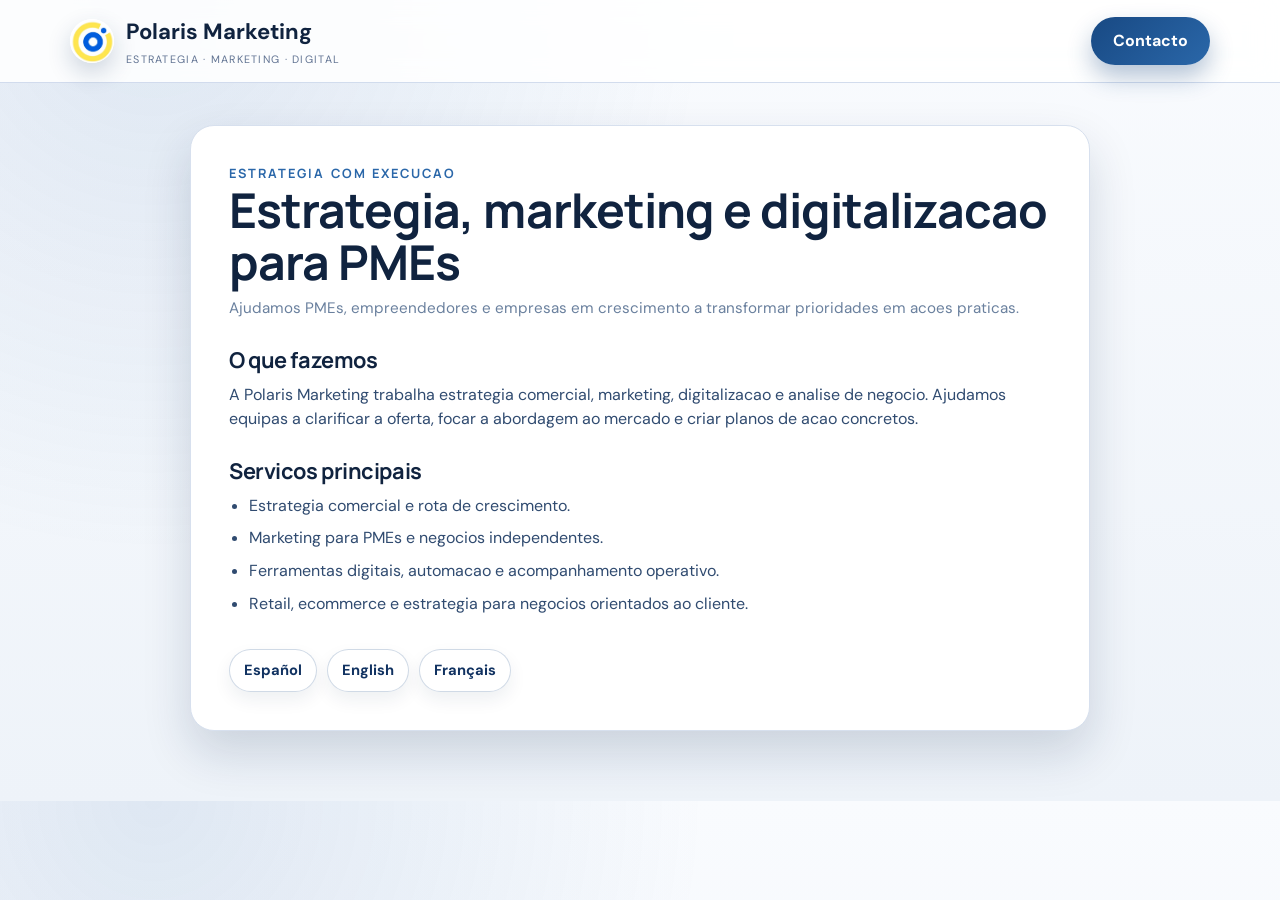
<file: pt/index.html>
<!doctype html>
<html lang="pt">
<head>
  <meta charset="utf-8">
  <meta name="viewport" content="width=device-width, initial-scale=1">
  <meta name="description" content="Consultoria de estrategia comercial, marketing e digitalizacao para PMEs e negocios em crescimento. Polaris Marketing ajuda a definir prioridades e crescer com foco.">
  <meta name="robots" content="index, follow">
  <title>Polaris Marketing | Estrategia, marketing e digitalizacao para PMEs</title>
  <link rel="canonical" href="https://polarismarketing.es/pt/">
  <link rel="alternate" hreflang="es" href="https://polarismarketing.es/">
  <link rel="alternate" hreflang="en" href="https://polarismarketing.es/en/">
  <link rel="alternate" hreflang="pt" href="https://polarismarketing.es/pt/">
  <link rel="alternate" hreflang="fr" href="https://polarismarketing.es/fr/">
  <link rel="alternate" hreflang="x-default" href="https://polarismarketing.es/">
  <meta property="og:type" content="website">
  <meta property="og:locale" content="pt_PT">
  <meta property="og:title" content="Polaris Marketing | Estrategia, marketing e digitalizacao">
  <meta property="og:description" content="Ajudamos PMEs e negocios em crescimento a tomar decisoes comerciais e de marketing mais claras.">
  <meta property="og:url" content="https://polarismarketing.es/pt/">
  <meta property="og:image" content="https://polarismarketing.es/assets/images/logo_polaris.jpg">
  <meta name="twitter:card" content="summary_large_image">
  <link rel="icon" type="image/jpeg" href="../assets/images/logo_polaris.jpg">
  <link rel="preconnect" href="https://fonts.googleapis.com">
  <link rel="preconnect" href="https://fonts.gstatic.com" crossorigin>
  <link href="https://fonts.googleapis.com/css2?family=Manrope:wght@400;500;600;700;800&family=DM+Sans:wght@400;500;700&display=swap" rel="stylesheet">
  <link rel="stylesheet" href="../assets/css/styles.css">
</head>
<body class="legal-body">
  <header class="site-header">
    <div class="container nav-wrap">
      <a class="brand" href="../index.html#inicio" aria-label="Ir para o inicio">
        <img class="brand-logo" src="../assets/images/logo_polaris.jpg" alt="Logotipo Polaris Marketing" width="44" height="44" decoding="async">
        <span class="brand-copy">
          <strong>Polaris Marketing</strong>
          <small>Estrategia · Marketing · Digital</small>
        </span>
      </a>
      <a class="btn btn-primary" href="../index.html#contacto">Contacto</a>
    </div>
  </header>

  <main class="legal-main">
    <article class="legal-card">
      <p class="eyebrow">Estrategia com execucao</p>
      <h1>Estrategia, marketing e digitalizacao para PMEs</h1>
      <p class="legal-meta">Ajudamos PMEs, empreendedores e empresas em crescimento a transformar prioridades em acoes praticas.</p>

      <section class="legal-section">
        <h2>O que fazemos</h2>
        <p>A Polaris Marketing trabalha estrategia comercial, marketing, digitalizacao e analise de negocio. Ajudamos equipas a clarificar a oferta, focar a abordagem ao mercado e criar planos de acao concretos.</p>
      </section>

      <section class="legal-section">
        <h2>Servicos principais</h2>
        <ul>
          <li>Estrategia comercial e rota de crescimento.</li>
          <li>Marketing para PMEs e negocios independentes.</li>
          <li>Ferramentas digitais, automacao e acompanhamento operativo.</li>
          <li>Retail, ecommerce e estrategia para negocios orientados ao cliente.</li>
        </ul>
      </section>

      <nav class="service-seo-links" aria-label="Versoes de idioma">
        <a href="../">Español</a>
        <a href="../en/">English</a>
        <a href="../fr/">Français</a>
      </nav>
    </article>
  </main>
</body>
</html>
</file>
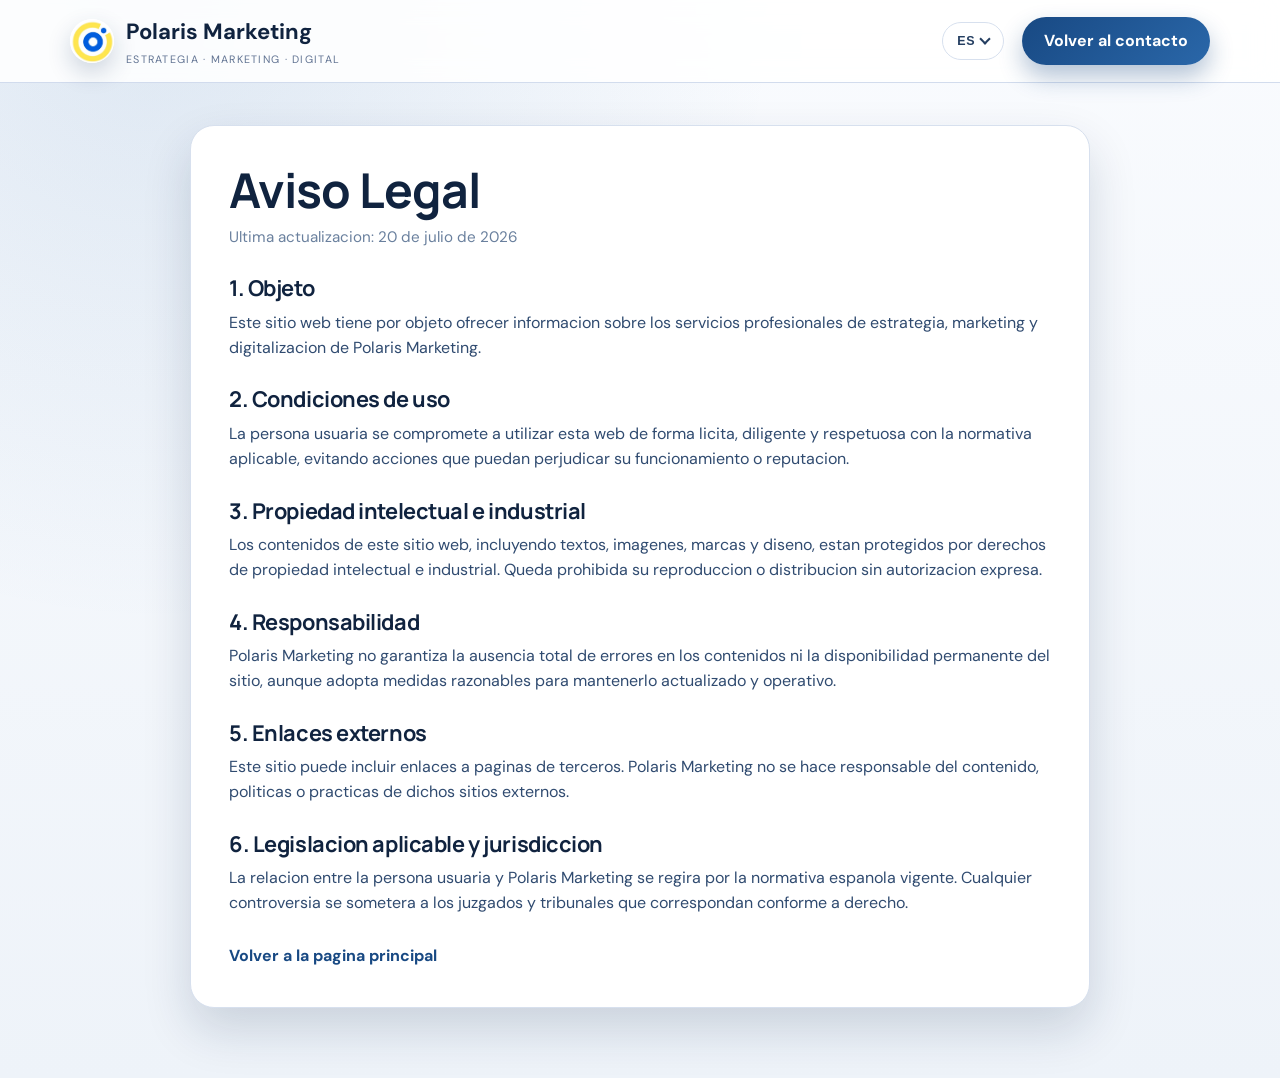
<file: aviso-legal.html>
<!doctype html>
<html lang="es">
<head>
  <meta charset="utf-8">
  <meta name="viewport" content="width=device-width, initial-scale=1">
  <meta name="description" content="Aviso legal de Polaris Marketing.">
  <meta name="robots" content="noindex, follow">
  <title>Aviso Legal | Polaris Marketing</title>
  <link rel="canonical" href="https://polarismarketing.es/aviso-legal.html">
  <link rel="icon" type="image/jpeg" href="assets/images/logo_polaris.jpg">
  <link rel="preconnect" href="https://fonts.googleapis.com">
  <link rel="preconnect" href="https://fonts.gstatic.com" crossorigin>
  <link href="https://fonts.googleapis.com/css2?family=Manrope:wght@400;500;600;700;800&family=DM+Sans:wght@400;500;700&display=swap" rel="stylesheet">
  <link rel="stylesheet" href="assets/css/styles.css">
</head>
<body class="legal-body" data-legal-page="legal">
  <header class="site-header">
    <div class="container nav-wrap">
      <a class="brand" href="index.html#inicio" aria-label="Ir al inicio">
        <img class="brand-logo" src="assets/images/logo_polaris.jpg" alt="Logo de Polaris Marketing" width="44" height="44" decoding="async">
        <span class="brand-copy">
          <strong>Polaris Marketing</strong>
          <small data-legal-brand>Estrategia Â· Marketing Â· Digital</small>
        </span>
      </a>
            <div class="nav-actions">
        <div class="lang-switch" data-lang-switch>
          <button type="button" class="lang-current" data-lang-toggle aria-haspopup="true" aria-expanded="false" aria-label="Selecciona idioma">
            <span data-lang-current-label>ES</span>
          </button>
          <ul class="lang-options" data-lang-options role="menu">
            <li role="none"><button type="button" role="menuitem" data-lang-option="es">Espa&ntilde;ol</button></li>
            <li role="none"><button type="button" role="menuitem" data-lang-option="en">English</button></li>
            <li role="none"><button type="button" role="menuitem" data-lang-option="pt">Portugu&ecirc;s</button></li>
            <li role="none"><button type="button" role="menuitem" data-lang-option="fr">Fran&ccedil;ais</button></li>
          </ul>
        </div>
        <a class="btn btn-primary" href="index.html#contacto" data-legal-contact>Volver al contacto</a>
      </div>
    </div>
  </header>

  <main class="legal-main">
    <article class="legal-card" data-reveal>
      <h1>Aviso Legal</h1>
      <p class="legal-meta">Ultima actualizacion: 20 de julio de 2026</p>

      <section class="legal-section">
        <h2>1. Objeto</h2>
        <p>Este sitio web tiene por objeto ofrecer informacion sobre los servicios profesionales de estrategia, marketing y digitalizacion de Polaris Marketing.</p>
      </section>

      <section class="legal-section">
        <h2>2. Condiciones de uso</h2>
        <p>La persona usuaria se compromete a utilizar esta web de forma licita, diligente y respetuosa con la normativa aplicable, evitando acciones que puedan perjudicar su funcionamiento o reputacion.</p>
      </section>

      <section class="legal-section">
        <h2>3. Propiedad intelectual e industrial</h2>
        <p>Los contenidos de este sitio web, incluyendo textos, imagenes, marcas y diseno, estan protegidos por derechos de propiedad intelectual e industrial. Queda prohibida su reproduccion o distribucion sin autorizacion expresa.</p>
      </section>

      <section class="legal-section">
        <h2>4. Responsabilidad</h2>
        <p>Polaris Marketing no garantiza la ausencia total de errores en los contenidos ni la disponibilidad permanente del sitio, aunque adopta medidas razonables para mantenerlo actualizado y operativo.</p>
      </section>

      <section class="legal-section">
        <h2>5. Enlaces externos</h2>
        <p>Este sitio puede incluir enlaces a paginas de terceros. Polaris Marketing no se hace responsable del contenido, politicas o practicas de dichos sitios externos.</p>
      </section>

      <section class="legal-section">
        <h2>6. Legislacion aplicable y jurisdiccion</h2>
        <p>La relacion entre la persona usuaria y Polaris Marketing se regira por la normativa espanola vigente. Cualquier controversia se sometera a los juzgados y tribunales que correspondan conforme a derecho.</p>
      </section>

      <a class="legal-back" href="index.html" data-legal-home>Volver a la pagina principal</a>
    </article>
  </main>

  <script src="assets/js/legal-i18n.js"></script>
  <script src="assets/js/main.js"></script>
</body>
</html>
</file>
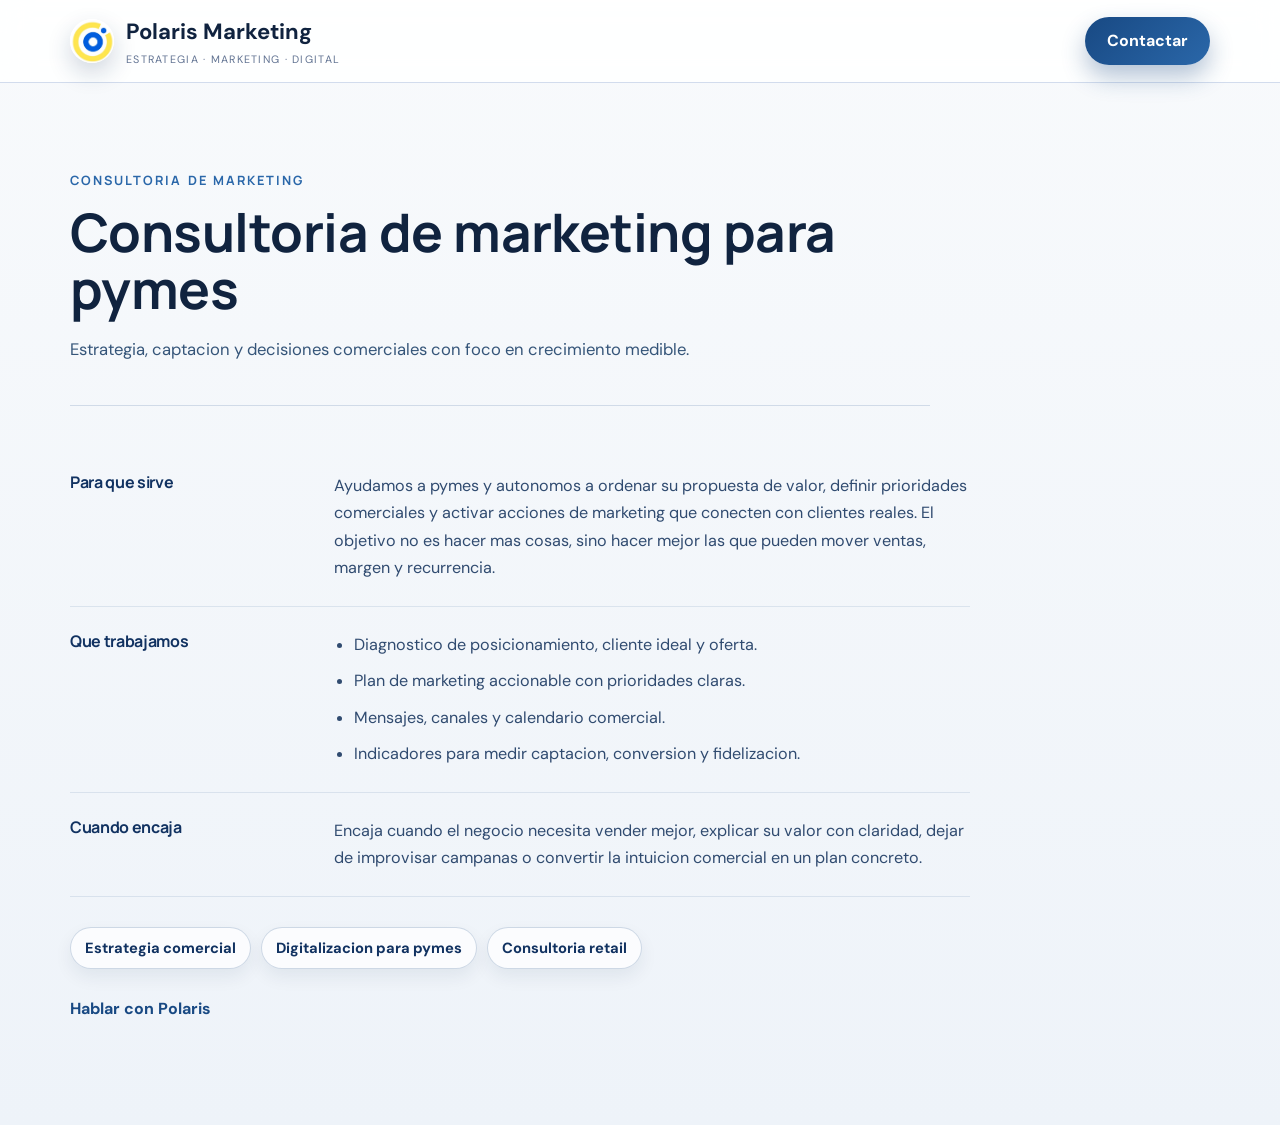
<file: consultoria-marketing-pymes.html>
<!doctype html>
<html lang="es">
<head>
  <meta charset="utf-8">
  <meta name="viewport" content="width=device-width, initial-scale=1">
  <meta name="description" content="Consultoria de marketing para pymes y autonomos. Polaris Marketing ayuda a ordenar prioridades, captar clientes y convertir acciones comerciales en crecimiento medible.">
  <meta name="robots" content="index, follow">
  <title>Consultoria de marketing para pymes | Polaris Marketing</title>
  <link rel="canonical" href="https://polarismarketing.es/consultoria-marketing-pymes.html">
  <meta property="og:type" content="article">
  <meta property="og:title" content="Consultoria de marketing para pymes | Polaris Marketing">
  <meta property="og:description" content="Estrategia, marketing y foco comercial para pymes que quieren crecer con decisiones claras.">
  <meta property="og:url" content="https://polarismarketing.es/consultoria-marketing-pymes.html">
  <meta property="og:image" content="https://polarismarketing.es/assets/images/logo_polaris.jpg">
  <meta name="twitter:card" content="summary_large_image">
  <link rel="icon" type="image/jpeg" href="assets/images/logo_polaris.jpg">
  <link rel="preconnect" href="https://fonts.googleapis.com">
  <link rel="preconnect" href="https://fonts.gstatic.com" crossorigin>
  <link href="https://fonts.googleapis.com/css2?family=Manrope:wght@400;500;600;700;800&family=DM+Sans:wght@400;500;700&display=swap" rel="stylesheet">
  <link rel="stylesheet" href="assets/css/styles.css">
  <script type="application/ld+json">
    {
      "@context": "https://schema.org",
      "@type": "Service",
      "name": "Consultoria de marketing para pymes",
      "provider": {
        "@type": "ProfessionalService",
        "name": "Polaris Marketing",
        "url": "https://polarismarketing.es/"
      },
      "areaServed": "ES",
      "serviceType": "Consultoria de marketing",
      "url": "https://polarismarketing.es/consultoria-marketing-pymes.html",
      "description": "Consultoria de marketing para pymes, autonomos y negocios en crecimiento que necesitan ordenar prioridades, captar clientes y medir resultados."
    }
  </script>
</head>
<body class="seo-body">
  <header class="site-header">
    <div class="container nav-wrap">
      <a class="brand" href="index.html#inicio" aria-label="Ir al inicio">
        <img class="brand-logo" src="assets/images/logo_polaris.jpg" alt="Logo de Polaris Marketing" width="44" height="44" decoding="async">
        <span class="brand-copy">
          <strong>Polaris Marketing</strong>
          <small>Estrategia · Marketing · Digital</small>
        </span>
      </a>
      <a class="btn btn-primary" href="index.html#contacto">Contactar</a>
    </div>
  </header>

  <main class="seo-main">
    <article class="seo-page" data-reveal>
      <header class="seo-hero">
      <p class="eyebrow">Consultoria de marketing</p>
      <h1>Consultoria de marketing para pymes</h1>
      <p class="legal-meta">Estrategia, captacion y decisiones comerciales con foco en crecimiento medible.</p>
      </header>

      <div class="seo-content">

      <section class="legal-section">
        <h2>Para que sirve</h2>
        <p>Ayudamos a pymes y autonomos a ordenar su propuesta de valor, definir prioridades comerciales y activar acciones de marketing que conecten con clientes reales. El objetivo no es hacer mas cosas, sino hacer mejor las que pueden mover ventas, margen y recurrencia.</p>
      </section>

      <section class="legal-section">
        <h2>Que trabajamos</h2>
        <ul>
          <li>Diagnostico de posicionamiento, cliente ideal y oferta.</li>
          <li>Plan de marketing accionable con prioridades claras.</li>
          <li>Mensajes, canales y calendario comercial.</li>
          <li>Indicadores para medir captacion, conversion y fidelizacion.</li>
        </ul>
      </section>

      <section class="legal-section">
        <h2>Cuando encaja</h2>
        <p>Encaja cuando el negocio necesita vender mejor, explicar su valor con claridad, dejar de improvisar campanas o convertir la intuicion comercial en un plan concreto.</p>
      </section>
      </div>

      <nav class="service-seo-links" aria-label="Servicios relacionados">
        <a href="estrategia-comercial.html">Estrategia comercial</a>
        <a href="digitalizacion-pymes.html">Digitalizacion para pymes</a>
        <a href="consultoria-retail.html">Consultoria retail</a>
      </nav>

      <a class="legal-back" href="index.html#contacto">Hablar con Polaris</a>
    </article>
  </main>

  <script src="assets/js/main.js"></script>
</body>
</html>
</file>
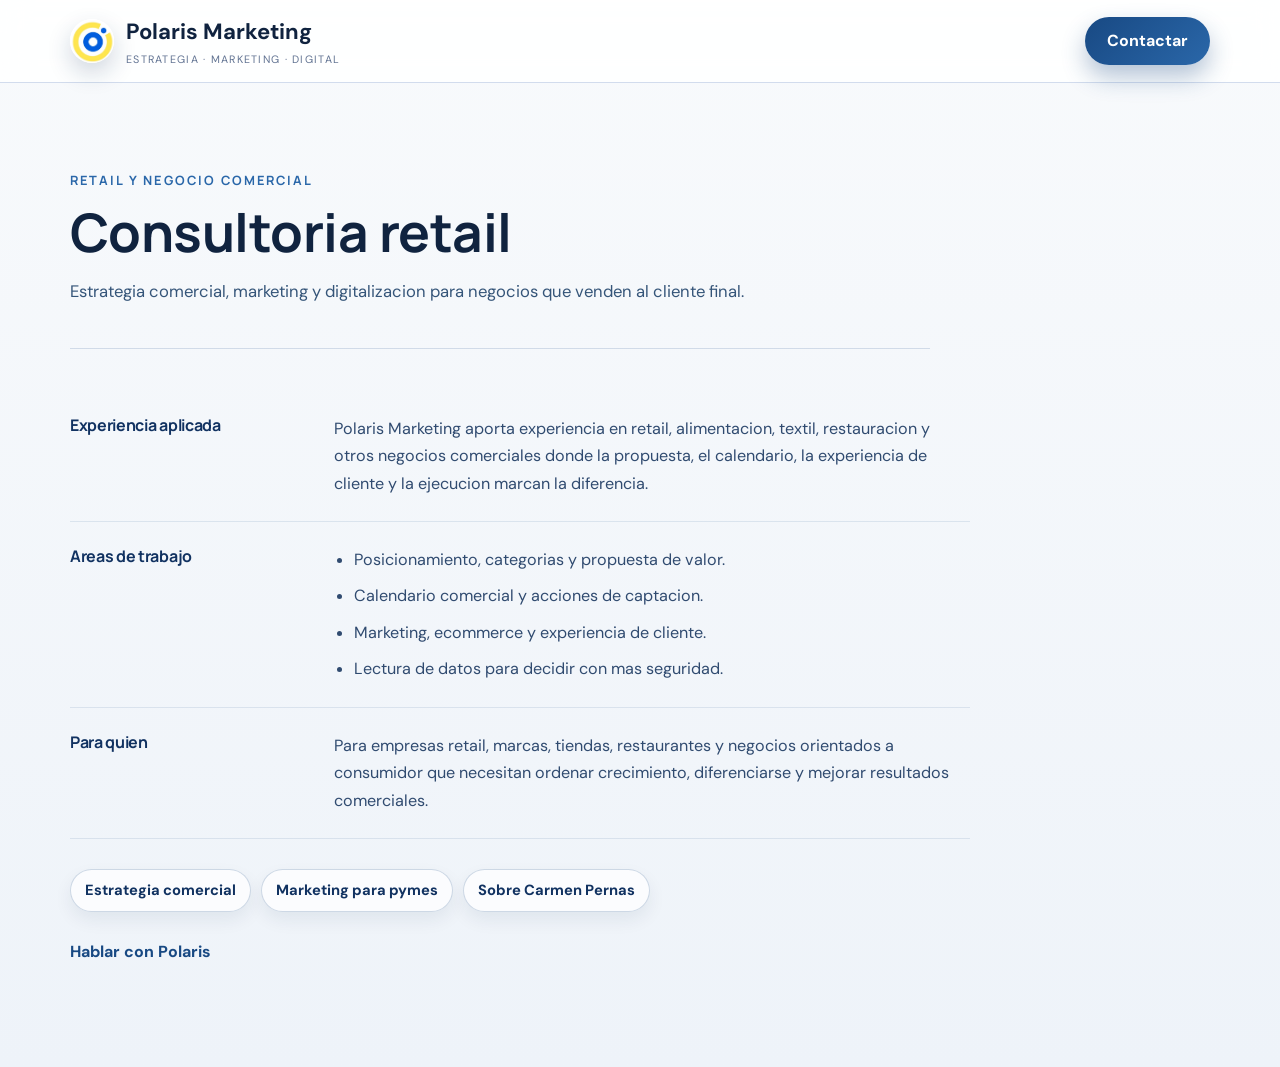
<file: consultoria-retail.html>
<!doctype html>
<html lang="es">
<head>
  <meta charset="utf-8">
  <meta name="viewport" content="width=device-width, initial-scale=1">
  <meta name="description" content="Consultoria retail para empresas de alimentacion, textil, restauracion y negocios comerciales que quieren mejorar estrategia, marketing y crecimiento.">
  <meta name="robots" content="index, follow">
  <title>Consultoria retail | Polaris Marketing</title>
  <link rel="canonical" href="https://polarismarketing.es/consultoria-retail.html">
  <meta property="og:type" content="article">
  <meta property="og:title" content="Consultoria retail | Polaris Marketing">
  <meta property="og:description" content="Experiencia en retail, alimentacion, textil y negocios comerciales para crecer con foco.">
  <meta property="og:url" content="https://polarismarketing.es/consultoria-retail.html">
  <meta property="og:image" content="https://polarismarketing.es/assets/images/logo_polaris.jpg">
  <meta name="twitter:card" content="summary_large_image">
  <link rel="icon" type="image/jpeg" href="assets/images/logo_polaris.jpg">
  <link rel="preconnect" href="https://fonts.googleapis.com">
  <link rel="preconnect" href="https://fonts.gstatic.com" crossorigin>
  <link href="https://fonts.googleapis.com/css2?family=Manrope:wght@400;500;600;700;800&family=DM+Sans:wght@400;500;700&display=swap" rel="stylesheet">
  <link rel="stylesheet" href="assets/css/styles.css">
  <script type="application/ld+json">
    {
      "@context": "https://schema.org",
      "@type": "Service",
      "name": "Consultoria retail",
      "provider": {
        "@type": "ProfessionalService",
        "name": "Polaris Marketing",
        "url": "https://polarismarketing.es/"
      },
      "areaServed": "ES",
      "serviceType": "Consultoria retail",
      "url": "https://polarismarketing.es/consultoria-retail.html",
      "description": "Consultoria retail para mejorar estrategia comercial, marketing, ecommerce, cliente y crecimiento operativo."
    }
  </script>
</head>
<body class="seo-body">
  <header class="site-header">
    <div class="container nav-wrap">
      <a class="brand" href="index.html#inicio" aria-label="Ir al inicio">
        <img class="brand-logo" src="assets/images/logo_polaris.jpg" alt="Logo de Polaris Marketing" width="44" height="44" decoding="async">
        <span class="brand-copy">
          <strong>Polaris Marketing</strong>
          <small>Estrategia · Marketing · Digital</small>
        </span>
      </a>
      <a class="btn btn-primary" href="index.html#contacto">Contactar</a>
    </div>
  </header>

  <main class="seo-main">
    <article class="seo-page" data-reveal>
      <header class="seo-hero">
      <p class="eyebrow">Retail y negocio comercial</p>
      <h1>Consultoria retail</h1>
      <p class="legal-meta">Estrategia comercial, marketing y digitalizacion para negocios que venden al cliente final.</p>
      </header>

      <div class="seo-content">

      <section class="legal-section">
        <h2>Experiencia aplicada</h2>
        <p>Polaris Marketing aporta experiencia en retail, alimentacion, textil, restauracion y otros negocios comerciales donde la propuesta, el calendario, la experiencia de cliente y la ejecucion marcan la diferencia.</p>
      </section>

      <section class="legal-section">
        <h2>Areas de trabajo</h2>
        <ul>
          <li>Posicionamiento, categorias y propuesta de valor.</li>
          <li>Calendario comercial y acciones de captacion.</li>
          <li>Marketing, ecommerce y experiencia de cliente.</li>
          <li>Lectura de datos para decidir con mas seguridad.</li>
        </ul>
      </section>

      <section class="legal-section">
        <h2>Para quien</h2>
        <p>Para empresas retail, marcas, tiendas, restaurantes y negocios orientados a consumidor que necesitan ordenar crecimiento, diferenciarse y mejorar resultados comerciales.</p>
      </section>
      </div>

      <nav class="service-seo-links" aria-label="Servicios relacionados">
        <a href="estrategia-comercial.html">Estrategia comercial</a>
        <a href="consultoria-marketing-pymes.html">Marketing para pymes</a>
        <a href="sobre-carmen-pernas.html">Sobre Carmen Pernas</a>
      </nav>

      <a class="legal-back" href="index.html#contacto">Hablar con Polaris</a>
    </article>
  </main>

  <script src="assets/js/main.js"></script>
</body>
</html>
</file>
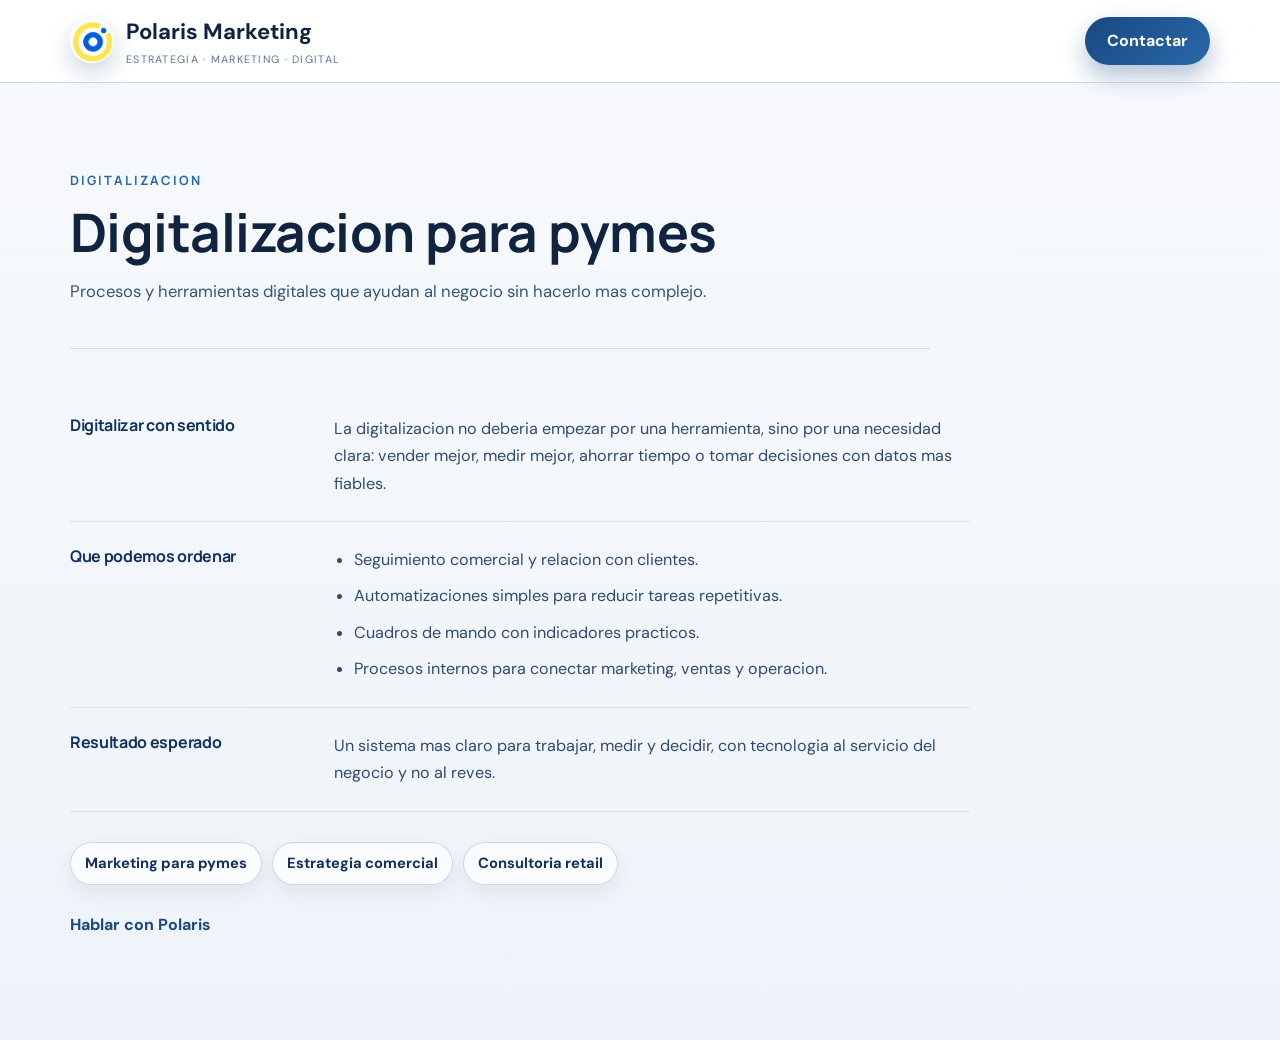
<file: digitalizacion-pymes.html>
<!doctype html>
<html lang="es">
<head>
  <meta charset="utf-8">
  <meta name="viewport" content="width=device-width, initial-scale=1">
  <meta name="description" content="Digitalizacion para pymes: herramientas, procesos y automatizaciones utiles para mejorar seguimiento comercial, datos y operacion diaria.">
  <meta name="robots" content="index, follow">
  <title>Digitalizacion para pymes | Polaris Marketing</title>
  <link rel="canonical" href="https://polarismarketing.es/digitalizacion-pymes.html">
  <meta property="og:type" content="article">
  <meta property="og:title" content="Digitalizacion para pymes | Polaris Marketing">
  <meta property="og:description" content="Herramientas y procesos digitales para crecer sin complicar la operacion.">
  <meta property="og:url" content="https://polarismarketing.es/digitalizacion-pymes.html">
  <meta property="og:image" content="https://polarismarketing.es/assets/images/logo_polaris.jpg">
  <meta name="twitter:card" content="summary_large_image">
  <link rel="icon" type="image/jpeg" href="assets/images/logo_polaris.jpg">
  <link rel="preconnect" href="https://fonts.googleapis.com">
  <link rel="preconnect" href="https://fonts.gstatic.com" crossorigin>
  <link href="https://fonts.googleapis.com/css2?family=Manrope:wght@400;500;600;700;800&family=DM+Sans:wght@400;500;700&display=swap" rel="stylesheet">
  <link rel="stylesheet" href="assets/css/styles.css">
  <script type="application/ld+json">
    {
      "@context": "https://schema.org",
      "@type": "Service",
      "name": "Digitalizacion para pymes",
      "provider": {
        "@type": "ProfessionalService",
        "name": "Polaris Marketing",
        "url": "https://polarismarketing.es/"
      },
      "areaServed": "ES",
      "serviceType": "Digitalizacion empresarial",
      "url": "https://polarismarketing.es/digitalizacion-pymes.html",
      "description": "Digitalizacion para pymes mediante herramientas, automatizaciones, procesos y analitica practica."
    }
  </script>
</head>
<body class="seo-body">
  <header class="site-header">
    <div class="container nav-wrap">
      <a class="brand" href="index.html#inicio" aria-label="Ir al inicio">
        <img class="brand-logo" src="assets/images/logo_polaris.jpg" alt="Logo de Polaris Marketing" width="44" height="44" decoding="async">
        <span class="brand-copy">
          <strong>Polaris Marketing</strong>
          <small>Estrategia · Marketing · Digital</small>
        </span>
      </a>
      <a class="btn btn-primary" href="index.html#contacto">Contactar</a>
    </div>
  </header>

  <main class="seo-main">
    <article class="seo-page" data-reveal>
      <header class="seo-hero">
      <p class="eyebrow">Digitalizacion</p>
      <h1>Digitalizacion para pymes</h1>
      <p class="legal-meta">Procesos y herramientas digitales que ayudan al negocio sin hacerlo mas complejo.</p>
      </header>

      <div class="seo-content">

      <section class="legal-section">
        <h2>Digitalizar con sentido</h2>
        <p>La digitalizacion no deberia empezar por una herramienta, sino por una necesidad clara: vender mejor, medir mejor, ahorrar tiempo o tomar decisiones con datos mas fiables.</p>
      </section>

      <section class="legal-section">
        <h2>Que podemos ordenar</h2>
        <ul>
          <li>Seguimiento comercial y relacion con clientes.</li>
          <li>Automatizaciones simples para reducir tareas repetitivas.</li>
          <li>Cuadros de mando con indicadores practicos.</li>
          <li>Procesos internos para conectar marketing, ventas y operacion.</li>
        </ul>
      </section>

      <section class="legal-section">
        <h2>Resultado esperado</h2>
        <p>Un sistema mas claro para trabajar, medir y decidir, con tecnologia al servicio del negocio y no al reves.</p>
      </section>
      </div>

      <nav class="service-seo-links" aria-label="Servicios relacionados">
        <a href="consultoria-marketing-pymes.html">Marketing para pymes</a>
        <a href="estrategia-comercial.html">Estrategia comercial</a>
        <a href="consultoria-retail.html">Consultoria retail</a>
      </nav>

      <a class="legal-back" href="index.html#contacto">Hablar con Polaris</a>
    </article>
  </main>

  <script src="assets/js/main.js"></script>
</body>
</html>
</file>
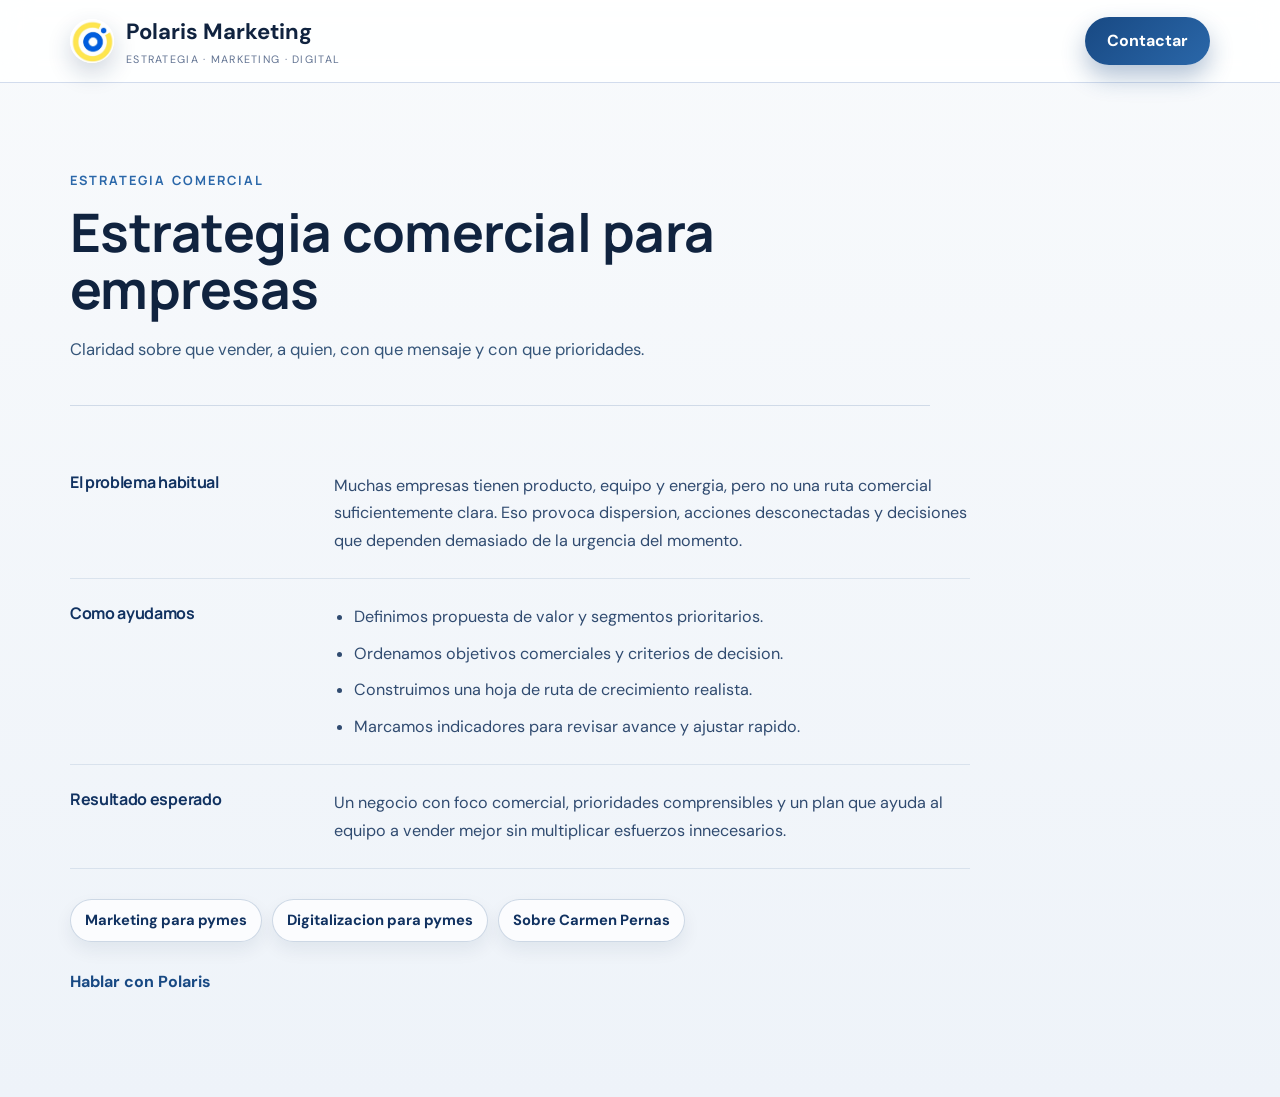
<file: estrategia-comercial.html>
<!doctype html>
<html lang="es">
<head>
  <meta charset="utf-8">
  <meta name="viewport" content="width=device-width, initial-scale=1">
  <meta name="description" content="Consultoria de estrategia comercial para empresas que necesitan ordenar propuesta de valor, prioridades, objetivos y ruta de crecimiento.">
  <meta name="robots" content="index, follow">
  <title>Estrategia comercial para empresas | Polaris Marketing</title>
  <link rel="canonical" href="https://polarismarketing.es/estrategia-comercial.html">
  <meta property="og:type" content="article">
  <meta property="og:title" content="Estrategia comercial para empresas | Polaris Marketing">
  <meta property="og:description" content="Ordenamos modelo comercial, propuesta de valor y prioridades para crecer con foco.">
  <meta property="og:url" content="https://polarismarketing.es/estrategia-comercial.html">
  <meta property="og:image" content="https://polarismarketing.es/assets/images/logo_polaris.jpg">
  <meta name="twitter:card" content="summary_large_image">
  <link rel="icon" type="image/jpeg" href="assets/images/logo_polaris.jpg">
  <link rel="preconnect" href="https://fonts.googleapis.com">
  <link rel="preconnect" href="https://fonts.gstatic.com" crossorigin>
  <link href="https://fonts.googleapis.com/css2?family=Manrope:wght@400;500;600;700;800&family=DM+Sans:wght@400;500;700&display=swap" rel="stylesheet">
  <link rel="stylesheet" href="assets/css/styles.css">
  <script type="application/ld+json">
    {
      "@context": "https://schema.org",
      "@type": "Service",
      "name": "Estrategia comercial para empresas",
      "provider": {
        "@type": "ProfessionalService",
        "name": "Polaris Marketing",
        "url": "https://polarismarketing.es/"
      },
      "areaServed": "ES",
      "serviceType": "Estrategia comercial",
      "url": "https://polarismarketing.es/estrategia-comercial.html",
      "description": "Servicio de estrategia comercial para definir propuesta de valor, prioridades, objetivos y plan de crecimiento."
    }
  </script>
</head>
<body class="seo-body">
  <header class="site-header">
    <div class="container nav-wrap">
      <a class="brand" href="index.html#inicio" aria-label="Ir al inicio">
        <img class="brand-logo" src="assets/images/logo_polaris.jpg" alt="Logo de Polaris Marketing" width="44" height="44" decoding="async">
        <span class="brand-copy">
          <strong>Polaris Marketing</strong>
          <small>Estrategia · Marketing · Digital</small>
        </span>
      </a>
      <a class="btn btn-primary" href="index.html#contacto">Contactar</a>
    </div>
  </header>

  <main class="seo-main">
    <article class="seo-page" data-reveal>
      <header class="seo-hero">
      <p class="eyebrow">Estrategia comercial</p>
      <h1>Estrategia comercial para empresas</h1>
      <p class="legal-meta">Claridad sobre que vender, a quien, con que mensaje y con que prioridades.</p>
      </header>

      <div class="seo-content">

      <section class="legal-section">
        <h2>El problema habitual</h2>
        <p>Muchas empresas tienen producto, equipo y energia, pero no una ruta comercial suficientemente clara. Eso provoca dispersion, acciones desconectadas y decisiones que dependen demasiado de la urgencia del momento.</p>
      </section>

      <section class="legal-section">
        <h2>Como ayudamos</h2>
        <ul>
          <li>Definimos propuesta de valor y segmentos prioritarios.</li>
          <li>Ordenamos objetivos comerciales y criterios de decision.</li>
          <li>Construimos una hoja de ruta de crecimiento realista.</li>
          <li>Marcamos indicadores para revisar avance y ajustar rapido.</li>
        </ul>
      </section>

      <section class="legal-section">
        <h2>Resultado esperado</h2>
        <p>Un negocio con foco comercial, prioridades comprensibles y un plan que ayuda al equipo a vender mejor sin multiplicar esfuerzos innecesarios.</p>
      </section>
      </div>

      <nav class="service-seo-links" aria-label="Servicios relacionados">
        <a href="consultoria-marketing-pymes.html">Marketing para pymes</a>
        <a href="digitalizacion-pymes.html">Digitalizacion para pymes</a>
        <a href="sobre-carmen-pernas.html">Sobre Carmen Pernas</a>
      </nav>

      <a class="legal-back" href="index.html#contacto">Hablar con Polaris</a>
    </article>
  </main>

  <script src="assets/js/main.js"></script>
</body>
</html>
</file>
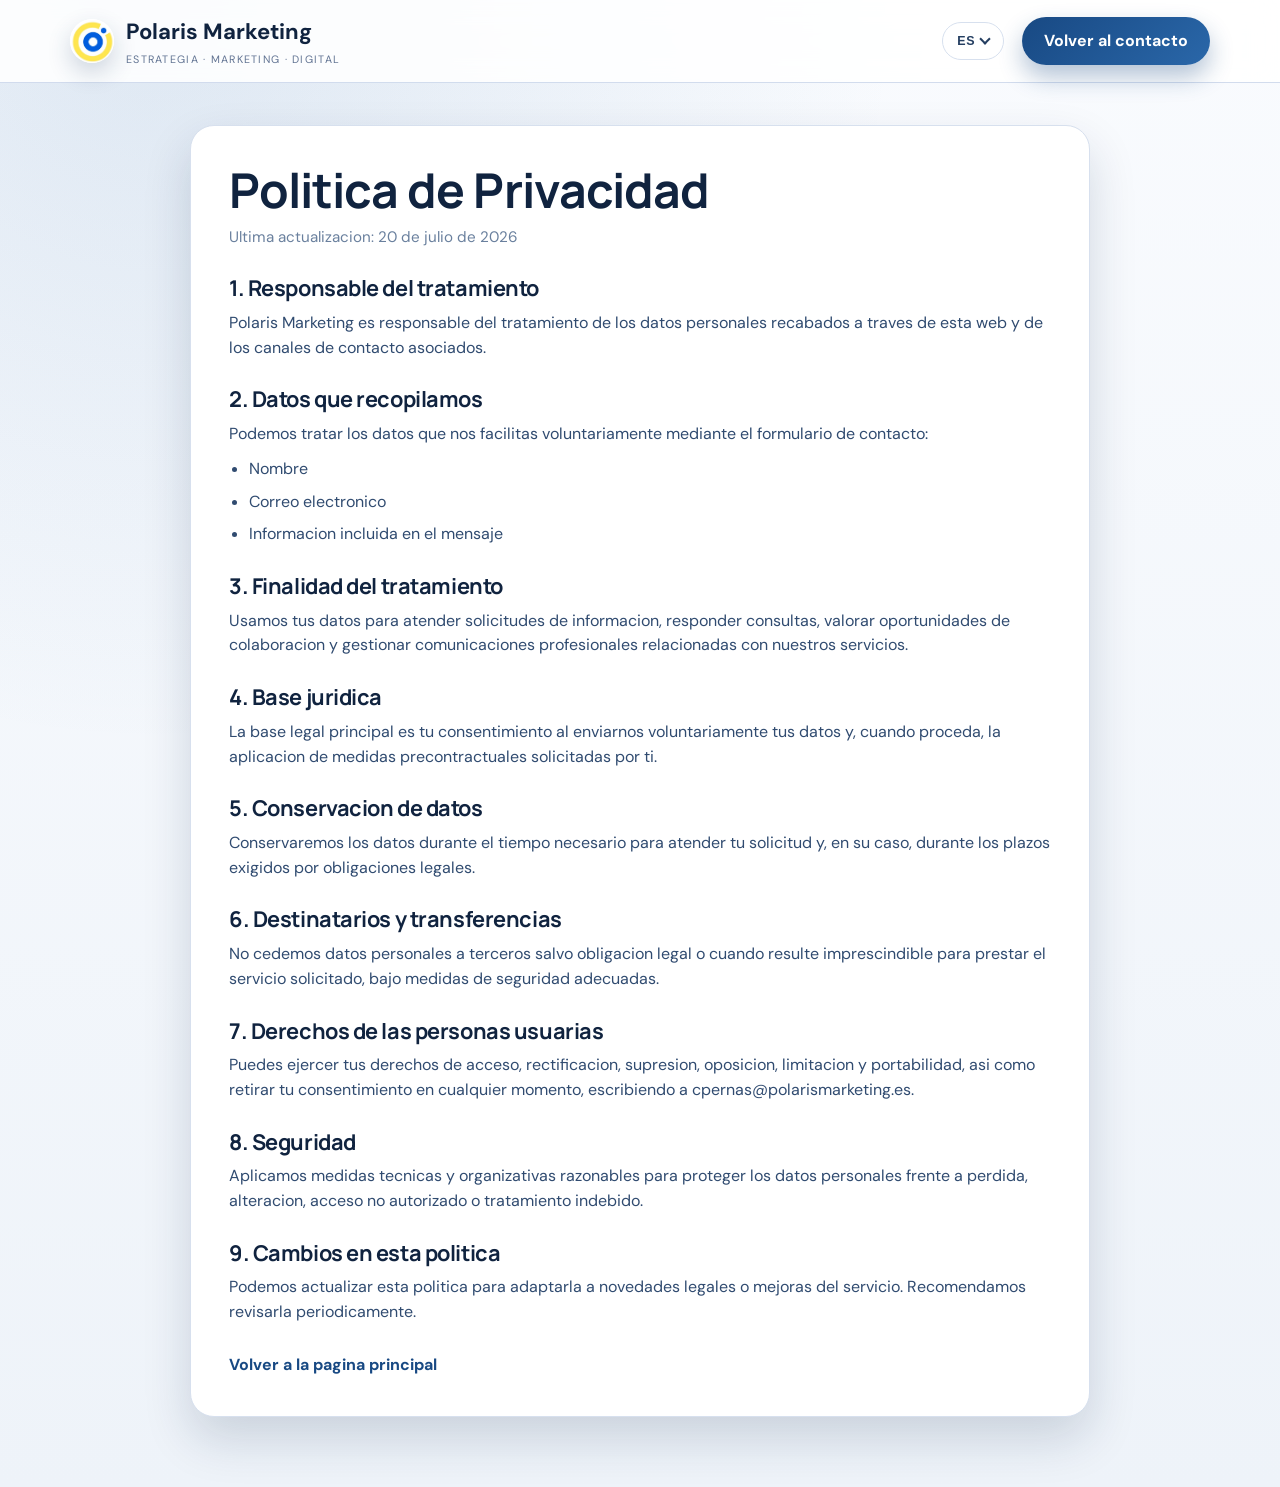
<file: politica-privacidad.html>
<!doctype html>
<html lang="es">
<head>
  <meta charset="utf-8">
  <meta name="viewport" content="width=device-width, initial-scale=1">
  <meta name="description" content="Politica de privacidad de Polaris Marketing.">
  <meta name="robots" content="noindex, follow">
  <title>Politica de Privacidad | Polaris Marketing</title>
  <link rel="canonical" href="https://polarismarketing.es/politica-privacidad.html">
  <link rel="icon" type="image/jpeg" href="assets/images/logo_polaris.jpg">
  <link rel="preconnect" href="https://fonts.googleapis.com">
  <link rel="preconnect" href="https://fonts.gstatic.com" crossorigin>
  <link href="https://fonts.googleapis.com/css2?family=Manrope:wght@400;500;600;700;800&family=DM+Sans:wght@400;500;700&display=swap" rel="stylesheet">
  <link rel="stylesheet" href="assets/css/styles.css">
</head>
<body class="legal-body" data-legal-page="privacy">
  <header class="site-header">
    <div class="container nav-wrap">
      <a class="brand" href="index.html#inicio" aria-label="Ir al inicio">
        <img class="brand-logo" src="assets/images/logo_polaris.jpg" alt="Logo de Polaris Marketing" width="44" height="44" decoding="async">
        <span class="brand-copy">
          <strong>Polaris Marketing</strong>
          <small data-legal-brand>Estrategia Â· Marketing Â· Digital</small>
        </span>
      </a>
            <div class="nav-actions">
        <div class="lang-switch" data-lang-switch>
          <button type="button" class="lang-current" data-lang-toggle aria-haspopup="true" aria-expanded="false" aria-label="Selecciona idioma">
            <span data-lang-current-label>ES</span>
          </button>
          <ul class="lang-options" data-lang-options role="menu">
            <li role="none"><button type="button" role="menuitem" data-lang-option="es">Espa&ntilde;ol</button></li>
            <li role="none"><button type="button" role="menuitem" data-lang-option="en">English</button></li>
            <li role="none"><button type="button" role="menuitem" data-lang-option="pt">Portugu&ecirc;s</button></li>
            <li role="none"><button type="button" role="menuitem" data-lang-option="fr">Fran&ccedil;ais</button></li>
          </ul>
        </div>
        <a class="btn btn-primary" href="index.html#contacto" data-legal-contact>Volver al contacto</a>
      </div>
    </div>
  </header>

  <main class="legal-main">
    <article class="legal-card" data-reveal>
      <h1>Politica de Privacidad</h1>
      <p class="legal-meta">Ultima actualizacion: 20 de julio de 2026</p>

      <section class="legal-section">
        <h2>1. Responsable del tratamiento</h2>
        <p>Polaris Marketing es responsable del tratamiento de los datos personales recabados a traves de esta web y de los canales de contacto asociados.</p>
      </section>

      <section class="legal-section">
        <h2>2. Datos que recopilamos</h2>
        <p>Podemos tratar los datos que nos facilitas voluntariamente mediante el formulario de contacto:</p>
        <ul>
          <li>Nombre</li>
          <li>Correo electronico</li>
          <li>Informacion incluida en el mensaje</li>
        </ul>
      </section>

      <section class="legal-section">
        <h2>3. Finalidad del tratamiento</h2>
        <p>Usamos tus datos para atender solicitudes de informacion, responder consultas, valorar oportunidades de colaboracion y gestionar comunicaciones profesionales relacionadas con nuestros servicios.</p>
      </section>

      <section class="legal-section">
        <h2>4. Base juridica</h2>
        <p>La base legal principal es tu consentimiento al enviarnos voluntariamente tus datos y, cuando proceda, la aplicacion de medidas precontractuales solicitadas por ti.</p>
      </section>

      <section class="legal-section">
        <h2>5. Conservacion de datos</h2>
        <p>Conservaremos los datos durante el tiempo necesario para atender tu solicitud y, en su caso, durante los plazos exigidos por obligaciones legales.</p>
      </section>

      <section class="legal-section">
        <h2>6. Destinatarios y transferencias</h2>
        <p>No cedemos datos personales a terceros salvo obligacion legal o cuando resulte imprescindible para prestar el servicio solicitado, bajo medidas de seguridad adecuadas.</p>
      </section>

      <section class="legal-section">
        <h2>7. Derechos de las personas usuarias</h2>
        <p>Puedes ejercer tus derechos de acceso, rectificacion, supresion, oposicion, limitacion y portabilidad, asi como retirar tu consentimiento en cualquier momento, escribiendo a cpernas@polarismarketing.es.</p>
      </section>

      <section class="legal-section">
        <h2>8. Seguridad</h2>
        <p>Aplicamos medidas tecnicas y organizativas razonables para proteger los datos personales frente a perdida, alteracion, acceso no autorizado o tratamiento indebido.</p>
      </section>

      <section class="legal-section">
        <h2>9. Cambios en esta politica</h2>
        <p>Podemos actualizar esta politica para adaptarla a novedades legales o mejoras del servicio. Recomendamos revisarla periodicamente.</p>
      </section>

      <a class="legal-back" href="index.html" data-legal-home>Volver a la pagina principal</a>
    </article>
  </main>

  <script src="assets/js/legal-i18n.js"></script>
  <script src="assets/js/main.js"></script>
</body>
</html>
</file>
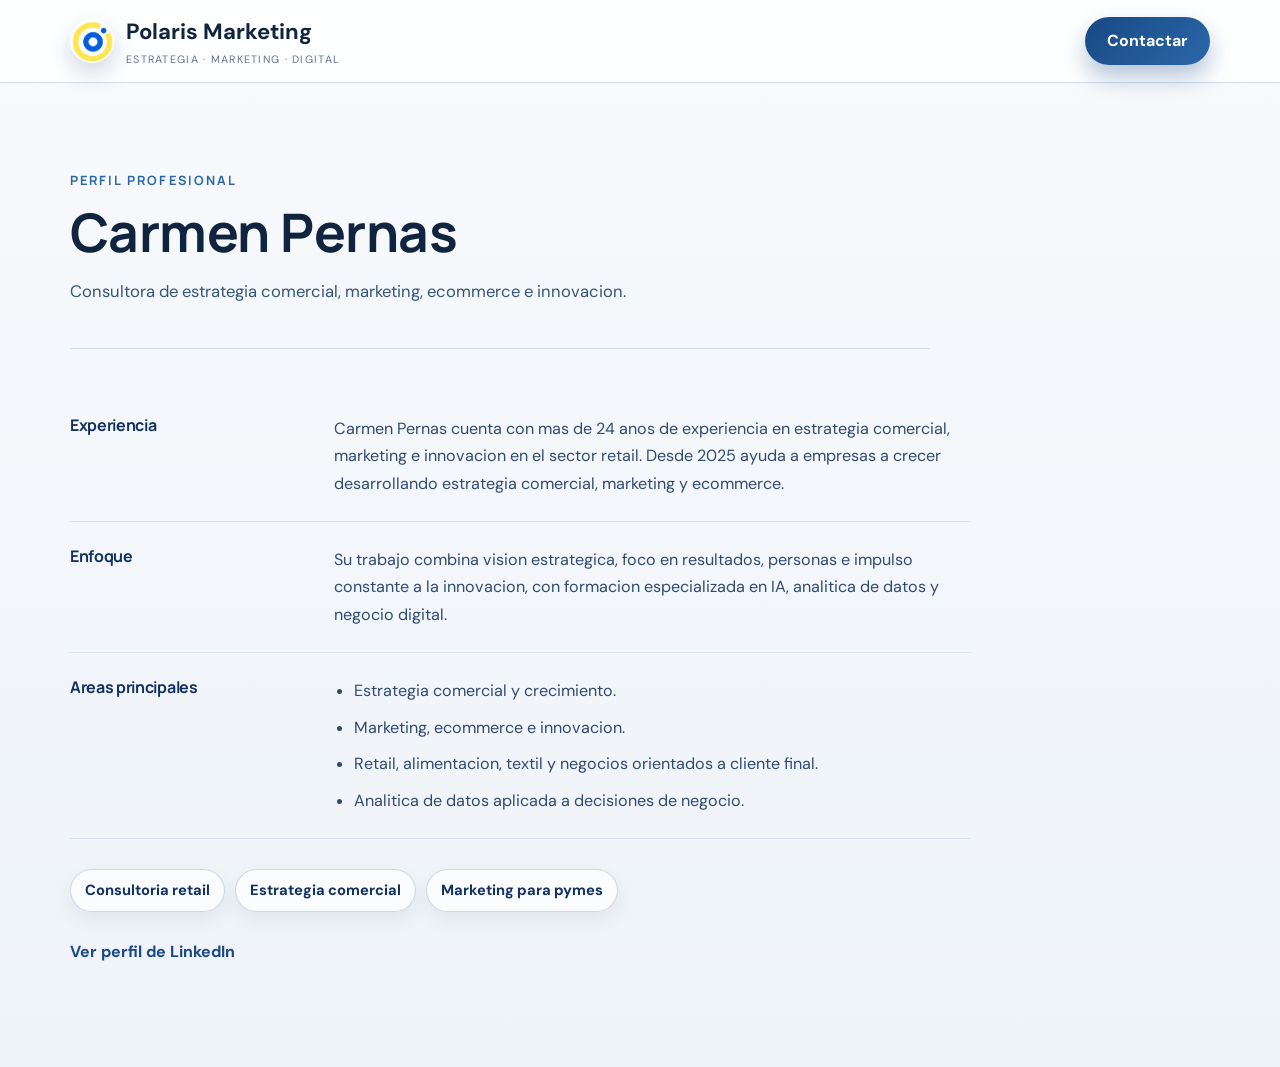
<file: sobre-carmen-pernas.html>
<!doctype html>
<html lang="es">
<head>
  <meta charset="utf-8">
  <meta name="viewport" content="width=device-width, initial-scale=1">
  <meta name="description" content="Carmen Pernas, consultora de estrategia comercial, marketing, ecommerce e innovacion con experiencia directiva en retail y crecimiento de empresas.">
  <meta name="robots" content="index, follow">
  <title>Carmen Pernas | Consultora de estrategia comercial y marketing</title>
  <link rel="canonical" href="https://polarismarketing.es/sobre-carmen-pernas.html">
  <meta property="og:type" content="profile">
  <meta property="og:title" content="Carmen Pernas | Polaris Marketing">
  <meta property="og:description" content="Perfil de Carmen Pernas, consultora de estrategia comercial, marketing, ecommerce e innovacion.">
  <meta property="og:url" content="https://polarismarketing.es/sobre-carmen-pernas.html">
  <meta property="og:image" content="https://polarismarketing.es/assets/images/carmen.jpg">
  <meta name="twitter:card" content="summary_large_image">
  <link rel="icon" type="image/jpeg" href="assets/images/logo_polaris.jpg">
  <link rel="preconnect" href="https://fonts.googleapis.com">
  <link rel="preconnect" href="https://fonts.gstatic.com" crossorigin>
  <link href="https://fonts.googleapis.com/css2?family=Manrope:wght@400;500;600;700;800&family=DM+Sans:wght@400;500;700&display=swap" rel="stylesheet">
  <link rel="stylesheet" href="assets/css/styles.css">
  <script type="application/ld+json">
    {
      "@context": "https://schema.org",
      "@type": "Person",
      "name": "Carmen Pernas",
      "jobTitle": "Consultora de estrategia comercial, marketing e innovacion",
      "image": "https://polarismarketing.es/assets/images/carmen.jpg",
      "worksFor": {
        "@type": "ProfessionalService",
        "name": "Polaris Marketing",
        "url": "https://polarismarketing.es/"
      },
      "sameAs": "https://www.linkedin.com/in/carmenpernasmoreno/",
      "knowsAbout": [
        "estrategia comercial",
        "marketing",
        "ecommerce",
        "innovacion",
        "retail"
      ],
      "url": "https://polarismarketing.es/sobre-carmen-pernas.html"
    }
  </script>
</head>
<body class="seo-body">
  <header class="site-header">
    <div class="container nav-wrap">
      <a class="brand" href="index.html#inicio" aria-label="Ir al inicio">
        <img class="brand-logo" src="assets/images/logo_polaris.jpg" alt="Logo de Polaris Marketing" width="44" height="44" decoding="async">
        <span class="brand-copy">
          <strong>Polaris Marketing</strong>
          <small>Estrategia · Marketing · Digital</small>
        </span>
      </a>
      <a class="btn btn-primary" href="index.html#contacto">Contactar</a>
    </div>
  </header>

  <main class="seo-main">
    <article class="seo-page" data-reveal>
      <header class="seo-hero">
      <p class="eyebrow">Perfil profesional</p>
      <h1>Carmen Pernas</h1>
      <p class="legal-meta">Consultora de estrategia comercial, marketing, ecommerce e innovacion.</p>
      </header>

      <div class="seo-content">

      <section class="legal-section">
        <h2>Experiencia</h2>
        <p>Carmen Pernas cuenta con mas de 24 anos de experiencia en estrategia comercial, marketing e innovacion en el sector retail. Desde 2025 ayuda a empresas a crecer desarrollando estrategia comercial, marketing y ecommerce.</p>
      </section>

      <section class="legal-section">
        <h2>Enfoque</h2>
        <p>Su trabajo combina vision estrategica, foco en resultados, personas e impulso constante a la innovacion, con formacion especializada en IA, analitica de datos y negocio digital.</p>
      </section>

      <section class="legal-section">
        <h2>Areas principales</h2>
        <ul>
          <li>Estrategia comercial y crecimiento.</li>
          <li>Marketing, ecommerce e innovacion.</li>
          <li>Retail, alimentacion, textil y negocios orientados a cliente final.</li>
          <li>Analitica de datos aplicada a decisiones de negocio.</li>
        </ul>
      </section>
      </div>

      <nav class="service-seo-links" aria-label="Servicios relacionados">
        <a href="consultoria-retail.html">Consultoria retail</a>
        <a href="estrategia-comercial.html">Estrategia comercial</a>
        <a href="consultoria-marketing-pymes.html">Marketing para pymes</a>
      </nav>

      <a class="legal-back" href="https://www.linkedin.com/in/carmenpernasmoreno/" target="_blank" rel="noopener noreferrer">Ver perfil de LinkedIn</a>
    </article>
  </main>

  <script src="assets/js/main.js"></script>
</body>
</html>
</file>
<file: assets/css/styles.css>
:root {
  --bg: #eef3f7;
  --surface: #ffffff;
  --surface-soft: #f6f8fb;
  --ink: #10233f;
  --ink-muted: #425978;
  --line: #d7e0ee;
  --brand-700: #113261;
  --brand-600: #184983;
  --brand-500: #2a67a9;
  --accent: #f3be2b;
  --accent-ink: #1d2b44;
  --ok: #2d7d46;
  --danger: #a33131;
  --radius-xl: 24px;
  --radius-lg: 18px;
  --radius-md: 12px;
  --shadow-strong: 0 22px 48px rgba(15, 40, 76, 0.16);
  --shadow-soft: 0 12px 30px rgba(15, 40, 76, 0.08);
  --container: min(1140px, 92vw);
  --ease: 420ms cubic-bezier(0.22, 1, 0.36, 1);
}

* {
  box-sizing: border-box;
}

html,
body {
  margin: 0;
  padding: 0;
  max-width: 100%;
  overflow-x: hidden;
}

html {
  scroll-behavior: smooth;
  scrollbar-color: rgba(42, 103, 169, 0.72) #e7edf5;
  scrollbar-width: thin;
}

@supports (overflow: clip) {
  html,
  body {
    overflow-x: clip;
  }
}

body {
  font-family: "DM Sans", sans-serif;
  line-height: 1.55;
  color: var(--ink);
  background:
    radial-gradient(circle at 15% 0%, rgba(30, 86, 148, 0.14) 0%, transparent 40%),
    radial-gradient(circle at 85% 12%, rgba(243, 190, 43, 0.17) 0%, transparent 42%),
    linear-gradient(180deg, #f8fafc 0%, #edf2f8 100%);
}

::-webkit-scrollbar {
  width: 12px;
  height: 12px;
}

::-webkit-scrollbar-track {
  background:
    linear-gradient(180deg, rgba(248, 250, 252, 0.96), rgba(231, 237, 245, 0.96));
}

::-webkit-scrollbar-thumb {
  border: 3px solid #e7edf5;
  border-radius: 999px;
  background:
    linear-gradient(180deg, var(--brand-500), var(--brand-700));
}

::-webkit-scrollbar-thumb:hover {
  background:
    linear-gradient(180deg, #3476bc, var(--brand-700));
}

::-webkit-scrollbar-thumb:active {
  background:
    linear-gradient(180deg, var(--accent), var(--brand-600));
}

::-webkit-scrollbar-corner {
  background: #e7edf5;
}

::selection {
  background: #f3be2b;
  color: #10233f;
}

h1,
h2,
h3,
h4 {
  margin: 0;
  line-height: 1.08;
  font-family: "Manrope", sans-serif;
  letter-spacing: -0.02em;
  color: var(--ink);
}

p {
  margin: 0;
  color: var(--ink-muted);
}

a {
  color: inherit;
  text-decoration: none;
}

img {
  max-width: 100%;
  display: block;
}

.container {
  width: var(--container);
  margin-inline: auto;
}

.skip-link {
  position: fixed;
  left: 10px;
  top: -100px;
  z-index: 200;
  padding: 10px 14px;
  border-radius: 10px;
  background: #fff;
  border: 1px solid var(--line);
  box-shadow: var(--shadow-soft);
}

.skip-link:focus {
  top: 10px;
}

.scroll-progress {
  position: fixed;
  top: 0;
  left: 0;
  width: 100%;
  height: 3px;
  z-index: 120;
  background: transparent;
  pointer-events: none;
}

.scroll-progress span {
  display: block;
  height: 100%;
  width: 0%;
  background: linear-gradient(90deg, var(--accent), var(--brand-500));
  transition: width 120ms linear;
}

.site-header {
  position: sticky;
  top: 0;
  z-index: 80;
  background: rgba(255, 255, 255, 0.87);
  backdrop-filter: blur(14px);
  border-bottom: 1px solid rgba(186, 202, 227, 0.65);
}

.nav-wrap {
  min-height: 82px;
  display: flex;
  align-items: center;
  justify-content: space-between;
  gap: 18px;
}

.brand {
  display: inline-flex;
  align-items: center;
  gap: 12px;
}

.brand-logo {
  width: 44px;
  height: 44px;
  border-radius: 50%;
  object-fit: cover;
  box-shadow: 0 10px 24px rgba(17, 50, 97, 0.2);
}

.brand-copy {
  display: grid;
  gap: 2px;
}

.brand-copy strong {
  font-size: 1.38rem;
}

.brand-copy small {
  font-size: 0.67rem;
  letter-spacing: 0.12em;
  text-transform: uppercase;
  color: #617392;
}

.main-nav {
  display: flex;
  align-items: center;
  gap: 20px;
  color: #243e61;
  font-weight: 500;
}

.main-nav a {
  position: relative;
  transition: color var(--ease);
}

.main-nav a:not(.btn)::after {
  content: "";
  position: absolute;
  left: 0;
  bottom: -7px;
  height: 2px;
  width: 0;
  background: linear-gradient(90deg, var(--brand-600), var(--brand-500));
  transition: width var(--ease);
}

.main-nav a:hover,
.main-nav a:focus-visible,
.main-nav a.is-current {
  color: var(--brand-700);
}

.main-nav a:hover::after,
.main-nav a:focus-visible::after,
.main-nav a.is-current::after {
  width: 100%;
}

.nav-actions {
  display: flex;
  align-items: center;
  gap: 18px;
}

.lang-switch {
  position: relative;
}

.lang-current {
  display: inline-flex;
  align-items: center;
  gap: 6px;
  height: 38px;
  padding: 0 14px;
  border-radius: 999px;
  border: 1px solid var(--line);
  background: #fff;
  color: #243e61;
  font-weight: 700;
  font-size: 0.78rem;
  letter-spacing: 0.04em;
  cursor: pointer;
  transition: border-color var(--ease), color var(--ease), background var(--ease);
}

.lang-current::after {
  content: "";
  width: 6px;
  height: 6px;
  border-right: 2px solid currentColor;
  border-bottom: 2px solid currentColor;
  transform: rotate(45deg);
  margin-top: -3px;
  transition: transform var(--ease);
}

.lang-current:hover,
.lang-current:focus-visible {
  border-color: var(--brand-500);
  color: var(--brand-700);
}

.lang-switch.is-open .lang-current::after {
  transform: rotate(-135deg);
  margin-top: 3px;
}

.lang-options {
  position: absolute;
  top: calc(100% + 10px);
  right: 0;
  min-width: 150px;
  margin: 0;
  padding: 8px;
  list-style: none;
  background: #fff;
  border: 1px solid var(--line);
  border-radius: 14px;
  box-shadow: var(--shadow-strong);
  opacity: 0;
  visibility: hidden;
  transform: translateY(-8px);
  transition: opacity var(--ease), transform var(--ease), visibility var(--ease);
  z-index: 90;
}

.lang-switch.is-open .lang-options {
  opacity: 1;
  visibility: visible;
  transform: translateY(0);
}

.lang-options li + li {
  margin-top: 2px;
}

.lang-options button,
.lang-options a {
  display: block;
  width: 100%;
  padding: 9px 12px;
  border: 0;
  border-radius: 9px;
  background: transparent;
  color: #243e61;
  font-size: 0.9rem;
  font-weight: 500;
  text-align: left;
  cursor: pointer;
  transition: background var(--ease), color var(--ease);
}

.lang-options button:hover,
.lang-options button:focus-visible,
.lang-options a:hover,
.lang-options a:focus-visible {
  background: #f3f7fd;
  color: var(--brand-700);
}

.lang-options button.is-active,
.lang-options a.is-active {
  color: var(--brand-700);
  font-weight: 700;
  background: rgba(52, 108, 191, 0.1);
}

.menu-toggle {
  display: none;
  position: relative;
  width: 44px;
  height: 44px;
  border-radius: 12px;
  border: 1px solid var(--line);
  background: #fff;
  padding: 0;
  cursor: pointer;
}

.menu-toggle span {
  position: absolute;
  left: 10px;
  right: 10px;
  height: 2px;
  background: #1f3d65;
  border-radius: 2px;
  transition: transform var(--ease), opacity var(--ease), top var(--ease);
}

.menu-toggle span:nth-child(1) {
  top: 15px;
}

.menu-toggle span:nth-child(2) {
  top: 21px;
}

.menu-toggle span:nth-child(3) {
  top: 27px;
}

.menu-toggle[aria-expanded="true"] span:nth-child(1) {
  top: 21px;
  transform: rotate(45deg);
}

.menu-toggle[aria-expanded="true"] span:nth-child(2) {
  opacity: 0;
}

.menu-toggle[aria-expanded="true"] span:nth-child(3) {
  top: 21px;
  transform: rotate(-45deg);
}

.menu-backdrop {
  display: none;
}

.btn {
  display: inline-flex;
  justify-content: center;
  align-items: center;
  border: 0;
  border-radius: 999px;
  cursor: pointer;
  padding: 12px 22px;
  font-weight: 700;
  transition: transform var(--ease), box-shadow var(--ease), background-color var(--ease), color var(--ease);
}

.btn:hover {
  transform: translateY(-3px);
}

.btn:active {
  transform: translateY(0);
}

.btn-primary {
  color: #fff;
  background: linear-gradient(135deg, var(--brand-600), var(--brand-500));
  box-shadow: 0 12px 24px rgba(24, 73, 131, 0.33);
}

.btn-primary:hover {
  box-shadow: 0 16px 28px rgba(24, 73, 131, 0.39);
}

.btn-accent {
  color: var(--accent-ink);
  background: linear-gradient(120deg, #ffd65d, var(--accent));
  box-shadow: 0 10px 22px rgba(243, 190, 43, 0.35);
}

.btn-ghost {
  color: #fff;
  border: 1px solid rgba(255, 255, 255, 0.4);
  background: rgba(255, 255, 255, 0.07);
}

.hero {
  position: relative;
  min-height: calc(100svh - 82px);
  display: grid;
  align-items: end;
  overflow: hidden;
  isolation: isolate;
  background: #0e2445;
}

.hero::after {
  content: "";
  position: absolute;
  left: 0;
  right: 0;
  bottom: -1px;
  height: 64px;
  background: linear-gradient(180deg, rgba(16, 31, 58, 0) 0%, rgba(16, 31, 58, 0.92) 100%);
  pointer-events: none;
}

.hero-media {
  position: absolute;
  inset: 0;
  z-index: 0;
  background:
    linear-gradient(122deg, rgba(255, 255, 255, 0.04), transparent 58%),
    url("../images/hero-placeholder.png") center / cover no-repeat;
  transform: scale(1.05);
  filter: saturate(0.82) contrast(1.03);
  animation: drift 14s ease-in-out infinite alternate;
}

.hero-overlay {
  position: absolute;
  inset: 0;
  z-index: 1;
  background:
    linear-gradient(98deg, rgba(6, 18, 38, 0.94) 0%, rgba(8, 24, 48, 0.76) 44%, rgba(15, 45, 78, 0.28) 76%, rgba(15, 45, 78, 0.14) 100%),
    linear-gradient(180deg, rgba(5, 16, 34, 0.02) 0%, rgba(5, 16, 34, 0.46) 100%);
}

.hero-content {
  position: relative;
  z-index: 3;
  width: var(--container);
  max-width: none;
  padding: 142px 0 122px;
}

.hero-badge {
  display: block;
  margin-bottom: 20px;
  max-width: 100%;
  padding: 0;
  border-radius: 0;
  font-size: 0.78rem;
  font-weight: 700;
  letter-spacing: 0.14em;
  text-transform: uppercase;
  color: rgba(243, 190, 43, 0.92);
  border: 0;
  background: none;
  backdrop-filter: none;
}

.hero h1 {
  color: #fff;
  max-width: 1180px;
  margin: 0 0 24px;
  font-size: clamp(2.35rem, 3.85vw, 4.15rem);
  line-height: 1.06;
  letter-spacing: -0.01em;
}

.hero h1 span {
  display: block;
}

@media (min-width: 980px) {
  .hero h1 span {
    white-space: nowrap;
  }
}

.hero p {
  color: #d7e6fb;
  font-size: clamp(1.02rem, 1.18vw, 1.16rem);
  max-width: 61ch;
}

.hero-actions {
  margin-top: 34px;
  display: flex;
  flex-wrap: wrap;
  gap: 12px;
}

.trust-band {
  position: relative;
  padding: 72px 0;
  background:
    radial-gradient(circle at 15% 50%, rgba(69, 130, 196, 0.16), transparent 42%),
    radial-gradient(circle at 84% 45%, rgba(243, 190, 43, 0.14), transparent 46%),
    linear-gradient(180deg, #f3f6fb 0%, #f7f9fc 100%);
  border-top: 1px solid rgba(207, 220, 240, 0.85);
  border-bottom: 1px solid rgba(207, 220, 240, 0.85);
}

.boat-lane {
  position: absolute;
  inset: 0;
  pointer-events: none;
  overflow: hidden;
  z-index: 1;
}

.boat-leader-star {
  position: absolute;
  left: 0;
  top: 0;
  width: 38px;
  height: 38px;
  margin-left: -19px;
  margin-top: -19px;
  background: url("../images/STAR.png") center / contain no-repeat;
  filter: drop-shadow(0 3px 10px rgba(255, 213, 108, 0.55));
  transform-origin: center;
  z-index: 4;
  pointer-events: none;
}

.boat {
  border: 0;
  padding: 0;
  appearance: none;
  cursor: pointer;
  position: absolute;
  left: 0;
  top: 0;
  width: 74px;
  height: 18px;
  border-radius: 0 0 14px 14px;
  background: linear-gradient(180deg, #2d66ad 0%, #1d4f95 100%);
  box-shadow: 0 8px 18px rgba(29, 79, 149, 0.28);
  transform-origin: center bottom;
  pointer-events: auto;
  z-index: 3;
}

.boat:focus-visible {
  outline: 2px solid rgba(255, 214, 93, 0.95);
  outline-offset: 5px;
}

.boat::before {
  content: "";
  position: absolute;
  left: 35px;
  bottom: 14px;
  width: 3px;
  height: 30px;
  background: #f6f9ff;
  border-radius: 2px;
}

.boat::after {
  content: "";
  position: absolute;
  left: 38px;
  bottom: 18px;
  width: 0;
  height: 0;
  border-top: 14px solid transparent;
  border-bottom: 14px solid transparent;
  border-left: 24px solid rgba(255, 214, 93, 0.95);
  filter: drop-shadow(0 2px 4px rgba(20, 40, 73, 0.25));
}

.boat-star {
  position: absolute;
  left: 0;
  top: 0;
  width: var(--star-size, 12px);
  height: var(--star-size, 12px);
  pointer-events: none;
  opacity: 0;
  z-index: 5;
  background: var(--star-color, #ffd65d);
  clip-path: polygon(50% 0%, 61% 36%, 98% 36%, 68% 58%, 79% 95%, 50% 72%, 21% 95%, 32% 58%, 2% 36%, 39% 36%);
  transform: translate(-50%, -50%) scale(0.2) rotate(0deg);
  filter: drop-shadow(0 1px 4px rgba(22, 55, 99, 0.25));
  animation: boat-star-burst var(--star-duration, 820ms) cubic-bezier(0.18, 0.72, 0.34, 1) forwards;
}

@keyframes boat-star-burst {
  0% {
    opacity: 0;
    transform: translate(-50%, -50%) scale(0.2) rotate(0deg);
  }
  15% {
    opacity: 1;
  }
  100% {
    opacity: 0;
    transform: translate(calc(-50% + var(--star-tx, 0px)), calc(-50% + var(--star-ty, 0px))) scale(1.05) rotate(var(--star-rot, 180deg));
  }
}

.trust-band-inner {
  max-width: 860px;
  text-align: center;
  position: relative;
  z-index: 2;
}

.trust-title {
  margin: 0;
  font-family: "Manrope", sans-serif;
  font-size: 0.82rem;
  font-weight: 800;
  letter-spacing: 0.18em;
  text-transform: uppercase;
  color: #1f5fac;
}

.trust-copy {
  margin-top: 14px;
  font-size: 1.18rem;
  line-height: 1.7;
  color: #243f66;
}

.trust-copy strong {
  color: #173763;
}

.section {
  padding: clamp(64px, 8vw, 112px) 0;
  scroll-margin-top: 100px;
}

.paired-viewport {
  min-height: calc(100svh - 82px);
  display: flex;
  flex-direction: column;
}

.paired-top,
.paired-bottom {
  min-height: 0;
  display: grid;
  align-items: center;
}

.paired-top {
  flex: 1.2;
}

.paired-bottom {
  flex: 0.8;
}

.section-dark {
  background: linear-gradient(165deg, #101f3a 0%, #152b4e 72%, #1b3c6a 100%);
}

#por-que {
  position: relative;
  isolation: isolate;
  overflow: hidden;
}

#por-que > .container {
  position: relative;
  z-index: 2;
}

#por-que .bg-animation {
  position: absolute;
  inset: 0;
  z-index: 1;
  pointer-events: none;
}

#por-que #stars,
#por-que #stars2,
#por-que #stars3,
#por-que #stars4 {
  position: absolute;
  inset: -100% 0 0;
  background-repeat: repeat;
  will-change: transform;
}

#por-que #stars {
  background-image:
    radial-gradient(circle, rgba(255, 218, 124, 0.78) 1px, transparent 1.1px),
    radial-gradient(circle, rgba(196, 153, 82, 0.58) 1px, transparent 1.2px);
  background-size: 230px 230px, 310px 310px;
  background-position: 14px 18px, 120px 92px;
  animation: por-que-stars-fall 90s linear infinite;
}

#por-que #stars2 {
  background-image:
    radial-gradient(circle, rgba(255, 224, 150, 0.72) 1.4px, transparent 1.5px),
    radial-gradient(circle, rgba(196, 153, 82, 0.52) 1.4px, transparent 1.5px);
  background-size: 360px 360px, 460px 460px;
  background-position: 70px 14px, 210px 178px;
  animation: por-que-stars-fall 130s linear infinite;
}

#por-que #stars3 {
  background-image:
    radial-gradient(circle, rgba(255, 229, 163, 0.66) 2px, transparent 2.1px),
    radial-gradient(circle, rgba(196, 153, 82, 0.45) 1.8px, transparent 1.9px);
  background-size: 560px 560px, 680px 680px;
  background-position: 44px 120px, 260px 330px;
  animation: por-que-stars-fall 180s linear infinite;
}

#por-que #stars4 {
  background-image:
    radial-gradient(circle, rgba(255, 236, 190, 0.78) 1px, transparent 1.1px),
    radial-gradient(circle, rgba(196, 153, 82, 0.4) 1px, transparent 1.1px);
  background-size: 150px 150px, 240px 240px;
  background-position: 8px 48px, 90px 130px;
  opacity: 0.56;
  animation: por-que-stars-fall 240s linear infinite;
}

@keyframes por-que-stars-fall {
  from {
    transform: translateY(0);
  }
  to {
    transform: translateY(50%);
  }
}

.section-dark h2,
.section-dark h3,
.section-dark p,
.section-dark li,
.section-dark blockquote {
  color: #eef3ff;
}

.section-soft {
  background:
    radial-gradient(circle at 12% 15%, rgba(26, 92, 162, 0.11), transparent 44%),
    linear-gradient(180deg, #f5f8fc 0%, #eef4fb 100%);
}

#metodo {
  position: relative;
  isolation: isolate;
  clip-path: polygon(0 46px, 100% 0, 100% 100%, 0 100%);
  padding-top: calc(clamp(64px, 8vw, 112px) + 30px);
}

#metodo::before,
#metodo::after {
  content: "";
  position: absolute;
  z-index: -1;
  border-radius: 50%;
  filter: blur(70px);
  pointer-events: none;
}

#metodo::before {
  width: 320px;
  height: 320px;
  right: 4%;
  top: 18%;
  background: rgba(45, 102, 173, 0.22);
}

#metodo::after {
  width: 260px;
  height: 260px;
  left: 2%;
  bottom: 6%;
  background: rgba(243, 190, 43, 0.2);
}

#contacto {
  position: relative;
  padding-bottom: clamp(64px, 8vw, 112px);
}

#contacto::before {
  content: "";
  position: absolute;
  inset: 0;
  background-image: radial-gradient(rgba(255, 255, 255, 0.09) 1.5px, transparent 1.5px);
  background-size: 26px 26px;
  opacity: 0.6;
  pointer-events: none;
}

.eyebrow {
  font-family: "Manrope", sans-serif;
  font-weight: 700;
  font-size: 0.8rem;
  letter-spacing: 0.16em;
  text-transform: uppercase;
  color: var(--brand-500);
}

.section-dark .eyebrow {
  color: #ffd56c;
}

.section h2 {
  margin-top: 12px;
  font-size: clamp(2rem, 4vw, 3.2rem);
}

.split {
  display: grid;
  grid-template-columns: 1.06fr 0.94fr;
  gap: 42px;
  align-items: center;
}

.split p {
  margin-top: 14px;
  max-width: 62ch;
}

.split blockquote {
  margin: 0;
  padding-left: 20px;
  border-left: 4px solid #ffd05b;
  font-family: "Manrope", sans-serif;
  font-size: clamp(1.35rem, 2.8vw, 2.35rem);
  font-weight: 700;
  line-height: 1.2;
}

.services-intro {
  margin-top: 16px;
  max-width: 74ch;
  font-size: 1.08rem;
  line-height: 1.66;
}

.method-intro {
  margin-top: 14px;
  max-width: 74ch;
  font-size: 1.02rem;
}

.services-list {
  margin-top: 46px;
  position: relative;
  height: clamp(330px, 44vw, 450px);
  overflow: visible;
  isolation: isolate;
  cursor: grab;
  touch-action: pan-y;
}

.services-list.is-dragging {
  cursor: grabbing;
}

.service-seo-links {
  margin-top: 32px;
  display: flex;
  flex-wrap: wrap;
  gap: 10px;
}

.service-seo-links a {
  display: inline-flex;
  align-items: center;
  min-height: 42px;
  padding: 9px 14px;
  border-radius: 999px;
  border: 1px solid rgba(24, 73, 131, 0.2);
  background: rgba(255, 255, 255, 0.72);
  color: var(--brand-700);
  font-size: 0.92rem;
  font-weight: 700;
  box-shadow: 0 8px 18px rgba(16, 37, 68, 0.07);
  transition: transform var(--ease), border-color var(--ease), box-shadow var(--ease);
}

.service-seo-links a:hover,
.service-seo-links a:focus-visible {
  border-color: rgba(24, 73, 131, 0.36);
  box-shadow: 0 12px 26px rgba(16, 37, 68, 0.12);
  transform: translateY(-2px);
}

.service-item {
  --x: calc(var(--active, 0) * 74%);
  --y: calc(var(--active, 0) * 10%);
  --rot: calc(var(--active, 0) * 7deg);
  --opacity: clamp(0.18, calc((var(--z-index, 1) / var(--items, 5)) * 1.35), 1);
  position: absolute;
  top: 50%;
  left: 50%;
  z-index: var(--z-index, 1);
  width: clamp(220px, 26vw, 300px);
  min-height: clamp(250px, 31vw, 320px);
  padding: 22px 22px 18px;
  border-radius: 14px;
  border: 1px solid rgba(24, 73, 131, 0.2);
  background: linear-gradient(180deg, #ffffff, #f6f9ff 65%, #f1f6fe 100%);
  box-shadow: 0 14px 34px rgba(16, 37, 68, 0.16);
  transform-origin: 0% 100%;
  transform: translate(calc(-50% + var(--x)), calc(-50% + var(--y))) rotate(var(--rot));
  opacity: var(--opacity);
  transition: transform 0.78s cubic-bezier(0, 0.02, 0, 1), opacity 0.78s cubic-bezier(0, 0.02, 0, 1), box-shadow var(--ease), border-color var(--ease);
  pointer-events: auto;
  user-select: none;
}

.service-index {
  color: rgba(24, 73, 131, 0.48);
  font-family: "Manrope", sans-serif;
  font-weight: 800;
  font-size: 0.88rem;
  letter-spacing: 0.12em;
  line-height: 1.2;
  display: block;
  margin-bottom: 18px;
}

.service-item h3 {
  font-size: clamp(1.3rem, 2vw, 1.9rem);
  margin-bottom: 14px;
}

.service-lead {
  color: #405a7d;
  font-size: 1.02rem;
  line-height: 1.58;
  max-width: 31ch;
}

.service-focus {
  margin-top: 18px;
  color: #184983;
  font-size: 0.9rem;
  font-weight: 700;
  line-height: 1.55;
}

.service-item:hover {
  border-color: rgba(24, 73, 131, 0.34);
  box-shadow: 0 18px 42px rgba(16, 37, 68, 0.22);
}

.card {
  background: var(--surface);
  border: 1px solid var(--line);
  border-radius: var(--radius-lg);
  padding: 28px;
  box-shadow: var(--shadow-soft);
  transition: transform var(--ease), border-color var(--ease), box-shadow var(--ease);
}

.card:hover {
  transform: translateY(-6px);
  border-color: #b8cae7;
  box-shadow: var(--shadow-strong);
}

.card h3 {
  font-size: 1.85rem;
  margin-bottom: 12px;
}

.method-timeline {
  --timeline-progress: 0%;
  --timeline-start: 0%;
  --timeline-middle: 45%;
  --timeline-end: 100%;
  margin-top: 40px;
  position: relative;
  display: grid;
  gap: 28px;
}

.method-timeline::before {
  content: "";
  position: absolute;
  left: 0;
  right: 0;
  top: 8px;
  bottom: 8px;
  background: linear-gradient(180deg, rgba(38, 103, 172, 0.04), rgba(38, 103, 172, 0.2) 15%, rgba(38, 103, 172, 0.2) 85%, rgba(38, 103, 172, 0.04));
  clip-path: polygon(
    34% var(--timeline-start),
    65% var(--timeline-middle),
    34% var(--timeline-end),
    35.4% var(--timeline-end),
    66.4% var(--timeline-middle),
    35.4% var(--timeline-start)
  );
}

.method-timeline::after {
  display: none;
}

.timeline-progress-arrow {
  position: absolute;
  left: 0;
  right: 0;
  top: 8px;
  bottom: 8px;
  pointer-events: none;
  background: linear-gradient(180deg, rgba(38, 103, 172, 0.12), rgba(38, 103, 172, 0.76) 15%, rgba(38, 103, 172, 0.76) 85%, rgba(38, 103, 172, 0.12));
  clip-path: polygon(
    34% var(--timeline-start),
    65% var(--timeline-middle),
    34% var(--timeline-end),
    35.4% var(--timeline-end),
    66.4% var(--timeline-middle),
    35.4% var(--timeline-start)
  );
  -webkit-mask-image: linear-gradient(
    180deg,
    #000 0%,
    #000 var(--timeline-progress),
    transparent var(--timeline-progress),
    transparent 100%
  );
  mask-image: linear-gradient(
    180deg,
    #000 0%,
    #000 var(--timeline-progress),
    transparent var(--timeline-progress),
    transparent 100%
  );
  transition: -webkit-mask-image 120ms linear, mask-image 120ms linear;
}

.timeline-step {
  position: relative;
  isolation: isolate;
  z-index: 1;
  width: min(560px, calc(50% - 40px));
  background: #fff;
  border: 1px solid var(--line);
  border-radius: 16px;
  box-shadow: 0 14px 32px rgba(15, 40, 76, 0.08);
  padding: 24px;
  overflow: hidden;
  opacity: 0;
  transform: translateY(18px) scale(0.98);
  transition: opacity 420ms ease, transform 420ms ease, box-shadow var(--ease), border-color var(--ease);
}

.timeline-step.is-timeline-reached {
  opacity: 1;
  transform: translateY(0) scale(1);
}

.timeline-step::before {
  content: "";
  position: absolute;
  top: 0;
  left: 0;
  width: 100%;
  height: 2px;
  background: rgba(45, 102, 173, 0.5);
}

.timeline-step::after {
  content: "";
  position: absolute;
  top: 50%;
  transform: translateY(-50%);
  width: 10px;
  height: 10px;
  border-radius: 50%;
  background: #2d66ad;
  border: 2px solid #f2f7ff;
  box-shadow: 0 0 0 5px rgba(45, 102, 173, 0.08);
  opacity: 0.42;
  transition: opacity var(--ease), box-shadow var(--ease), transform var(--ease);
}

.timeline-step.is-timeline-reached::after {
  opacity: 1;
  box-shadow: 0 0 0 6px rgba(45, 102, 173, 0.14);
}

.timeline-step-2::before {
  background: rgba(45, 102, 173, 0.5);
}

.timeline-step-2::after {
  background: #2d66ad;
  box-shadow: 0 0 0 5px rgba(45, 102, 173, 0.08);
}

.timeline-step-3::before {
  background: rgba(45, 102, 173, 0.5);
}

.timeline-step-3::after {
  background: #2d66ad;
  box-shadow: 0 0 0 5px rgba(45, 102, 173, 0.08);
}

.timeline-left {
  justify-self: start;
}

.timeline-left::after {
  right: -45px;
}

.timeline-right {
  justify-self: end;
  margin-top: 34px;
}

.timeline-right::after {
  left: -45px;
}

.timeline-step:hover {
  transform: translateY(-3px);
  box-shadow: 0 18px 38px rgba(15, 40, 76, 0.12);
  border-color: #b8cae7;
}

.timeline-step:not(.is-timeline-reached):hover {
  transform: translateY(18px) scale(0.98);
}

.timeline-step h3 {
  font-size: 1.45rem;
  margin-bottom: 10px;
}

.timeline-step p {
  color: #36557f;
}

.timeline-step ul {
  margin: 16px 0 0;
  padding: 0;
  border-top: 0;
  list-style: none;
  display: grid;
  gap: 8px;
}

.timeline-step li {
  position: relative;
  padding-left: 16px;
  color: #536985;
  font-size: 0.94rem;
  line-height: 1.4;
}

.timeline-step li::before {
  content: "";
  position: absolute;
  left: 0;
  top: 0.62em;
  width: 5px;
  height: 5px;
  border-radius: 50%;
  background: rgba(45, 102, 173, 0.42);
}

.timeline-outcome {
  margin-top: 18px;
  padding-top: 14px;
  border-top: 1px solid rgba(45, 102, 173, 0.12);
  color: #2f527f;
  font-weight: 600;
  font-size: 0.93rem;
  line-height: 1.45;
}

.timeline-outcome strong {
  color: #1d4f95;
  font-weight: 700;
}

.about {
  display: grid;
  gap: 32px;
  grid-template-columns: minmax(320px, 440px) 1fr;
  align-items: center;
}

.about-figure {
  position: relative;
}

.about-image {
  position: relative;
  overflow: hidden;
  min-height: 580px;
  border-radius: var(--radius-xl);
  background:
    linear-gradient(24deg, rgba(16, 39, 72, 0.34), rgba(34, 86, 146, 0.16)),
    url("../images/hero-placeholder.png") center / cover no-repeat;
  box-shadow: var(--shadow-strong);
}

.about-reveal-canvas {
  position: absolute;
  inset: 0;
  width: 100%;
  height: 100%;
  display: block;
  pointer-events: none;
  opacity: 0;
  transition: opacity 220ms ease;
}

.about-image.is-reveal-active .about-reveal-canvas {
  opacity: 1;
}

.about-badge {
  position: absolute;
  right: 18px;
  bottom: -20px;
  border-radius: 16px;
  padding: 16px 18px;
  background: linear-gradient(140deg, #1d5eb2, #2e73c4);
  color: #fff;
  box-shadow: 0 16px 30px rgba(25, 79, 148, 0.35);
}

.about-badge strong {
  display: block;
  font-family: "Manrope", sans-serif;
  font-size: 2rem;
  line-height: 1;
}

.about-badge span {
  display: block;
  margin-top: 4px;
  font-size: 0.95rem;
  font-weight: 700;
}

.about-snapshot {
  position: absolute;
  left: -16px;
  top: -16px;
  width: 132px;
  height: 132px;
  border-radius: 18px;
  border: 6px solid #fff;
  box-shadow: 0 18px 30px rgba(15, 40, 76, 0.24);
  background:
    linear-gradient(160deg, rgba(16, 39, 72, 0.18), rgba(34, 86, 146, 0.08)),
    url("../images/about-placeholder.jpg") center / cover no-repeat;
  transform: rotate(-8deg);
  transition: transform var(--ease);
}

.about-figure:hover .about-snapshot {
  transform: rotate(-4deg) scale(1.03);
}

.about-content h2 {
  font-size: clamp(2.08rem, 3.45vw, 3.05rem);
  line-height: 1.03;
  max-width: 20ch;
}

.about-content p {
  margin-top: 10px;
  max-width: 72ch;
}

.about-content p strong {
  color: #1c3e6c;
  text-transform: uppercase;
}

.profile-card {
  margin-top: 24px;
  display: flex;
  gap: 14px;
  align-items: flex-start;
  background:
    linear-gradient(165deg, #ffffff 0%, #f6f9ff 66%, #f1f6ff 100%);
  border-radius: 16px;
  border: 1px solid #d4e0f2;
  padding: 18px;
  box-shadow: 0 12px 28px rgba(17, 54, 102, 0.1);
  position: relative;
  overflow: hidden;
}

.profile-card::before {
  content: "";
  position: absolute;
  right: -52px;
  top: -58px;
  width: 140px;
  height: 140px;
  border-radius: 50%;
  background: radial-gradient(circle, rgba(42, 103, 169, 0.14) 0%, rgba(42, 103, 169, 0) 72%);
  pointer-events: none;
}

.profile-body {
  position: relative;
  z-index: 1;
}

.profile-card img {
  width: 64px;
  height: 64px;
  border-radius: 14px;
  object-fit: cover;
  border: 2px solid #d8e4f6;
  box-shadow: 0 6px 16px rgba(17, 54, 102, 0.14);
}

.profile-tag {
  margin: 0;
  text-transform: uppercase;
  letter-spacing: 0.09em;
  font-size: 0.75rem;
  font-weight: 800;
  color: #2b5fa6;
}

.profile-card h3 {
  color: var(--brand-600);
  font-size: 1.42rem;
  margin: 2px 0 8px;
}

.profile-card p {
  color: #36557f;
  line-height: 1.6;
}

.profile-body > p[data-i18n="quien.profileBio"] {
  font-size: 0.99rem;
  color: #365278;
}

.text-link {
  display: inline-flex;
  margin-top: 8px;
  color: var(--brand-600);
  font-weight: 700;
}

.text-link:hover {
  color: var(--brand-700);
}

.profile-link {
  margin-top: 13px;
  font-size: 0.92rem;
  align-items: center;
  gap: 9px;
  background: #ffffff;
  border: 1px solid #d3e0f3;
  border-radius: 999px;
  padding: 7px 13px 7px 9px;
  box-shadow: 0 5px 14px rgba(19, 57, 103, 0.09);
  transition: transform var(--ease), box-shadow var(--ease), border-color var(--ease);
}

.profile-link:hover {
  transform: translateY(-1px);
  border-color: #b7cbed;
  box-shadow: 0 10px 20px rgba(19, 57, 103, 0.14);
}

.profile-link-icon {
  width: 26px;
  height: 26px;
  display: inline-flex;
  align-items: center;
  justify-content: center;
  border-radius: 999px;
  background: linear-gradient(150deg, #0a66c2, #1558a6);
  color: #ffffff;
  flex: 0 0 auto;
}

.profile-link-icon svg {
  width: 14px;
  height: 14px;
  display: block;
  fill: currentColor;
}

.contact {
  position: relative;
  display: grid;
  gap: 28px;
  grid-template-columns: 1fr 1.1fr;
  align-items: start;
}

.contact::after {
  content: "";
  position: absolute;
  right: -16px;
  top: -46px;
  width: 180px;
  height: 180px;
  border-radius: 42% 58% 65% 35% / 45% 45% 55% 55%;
  background: radial-gradient(circle, rgba(243, 190, 43, 0.35), transparent 70%);
  filter: blur(10px);
  pointer-events: none;
  z-index: 0;
}

.contact h2 {
  margin: 10px 0 14px;
}

.contact-copy {
  position: relative;
  z-index: 1;
  display: grid;
  gap: 4px;
}

.contact-list {
  margin: 24px 0 0;
  list-style: none;
  padding: 0;
  display: grid;
  border-top: 1px solid rgba(198, 215, 244, 0.16);
}

.contact-list li {
  display: grid;
  grid-template-columns: minmax(82px, 0.24fr) 1fr;
  gap: 14px;
  padding: 11px 0;
  border-bottom: 1px solid rgba(198, 215, 244, 0.16);
  color: #dce8fb;
  line-height: 1.45;
}

.contact-list strong {
  color: rgba(220, 232, 251, 0.62);
  font-family: "Manrope", sans-serif;
  font-size: 0.88rem;
  font-weight: 700;
  letter-spacing: 0;
  text-transform: none;
}

.contact-list span {
  color: rgba(238, 243, 255, 0.9);
}

.contact-actions {
  margin-top: 18px;
  display: flex;
  flex-wrap: wrap;
  gap: 10px;
}

.contact-actions .btn {
  min-width: 190px;
}

.contact-form {
  position: relative;
  z-index: 1;
  overflow: hidden;
  background: #fff;
  border-radius: 22px;
  border: 1px solid rgba(207, 219, 238, 0.9);
  box-shadow: var(--shadow-strong);
  padding: 24px;
  display: grid;
  grid-template-columns: 1fr 1fr;
  gap: 14px;
  transform: rotate(-0.45deg);
  transition: transform var(--ease), box-shadow var(--ease);
}

.contact-form:hover,
.contact-form:focus-within {
  transform: rotate(0deg);
  box-shadow: 0 26px 54px rgba(15, 40, 76, 0.22);
}

.contact-form label {
  color: #284365;
  font-size: 0.93rem;
  font-weight: 600;
  display: grid;
  gap: 8px;
}

.contact-form input,
.contact-form textarea {
  width: 100%;
  border: 1px solid #d3deef;
  border-radius: var(--radius-md);
  background: #f5f8fd;
  padding: 12px 14px;
  font: inherit;
  color: var(--ink);
  transition: border-color var(--ease), background-color var(--ease), box-shadow var(--ease);
}

.contact-form textarea {
  resize: vertical;
}

.contact-form input:focus-visible,
.contact-form textarea:focus-visible {
  outline: 0;
  border-color: #6da1d8;
  background: #fff;
  box-shadow: 0 0 0 4px rgba(109, 161, 216, 0.2);
}

.contact-form .full {
  grid-column: 1 / -1;
}

.contact-form .consent {
  display: flex;
  gap: 10px;
  align-items: flex-start;
  line-height: 1.45;
}

.contact-form .consent input {
  flex: 0 0 18px;
  width: 18px;
  height: 18px;
  margin-top: 2px;
  padding: 0;
}

.consent span {
  flex: 1;
  color: #3d567a;
  font-weight: 500;
}

.consent a {
  color: var(--brand-600);
  text-decoration: underline;
}

.form-feedback {
  min-height: 1.2em;
  font-size: 0.9rem;
}

.form-feedback.success {
  color: var(--ok);
}

.form-feedback.error {
  color: var(--danger);
}

.site-footer {
  background: #0f1e39;
  color: #afc0df;
  border-top: 1px solid rgba(196, 214, 244, 0.14);
}

.footer-wrap {
  min-height: 96px;
  display: flex;
  align-items: center;
  justify-content: space-between;
  gap: 34px;
}

.footer-link-groups {
  display: flex;
  flex-wrap: wrap;
  justify-content: flex-end;
  gap: 22px 34px;
  max-width: 840px;
}

.footer-link-group {
  display: grid;
  grid-template-columns: repeat(2, max-content);
  gap: 7px 18px;
  align-content: start;
}

.footer-link-group span {
  grid-column: 1 / -1;
  color: rgba(175, 192, 223, 0.58);
  font-family: "Manrope", sans-serif;
  font-size: 0.72rem;
  font-weight: 800;
  letter-spacing: 0.12em;
  text-transform: uppercase;
}

.footer-wrap a {
  color: #d8e6fb;
  font-size: 0.92rem;
  line-height: 1.35;
  white-space: nowrap;
  opacity: 0.86;
  transition: color var(--ease), opacity var(--ease);
}

.footer-wrap a:hover {
  color: #fff;
  opacity: 1;
}

.footer-brand {
  display: grid;
  gap: 4px;
  max-width: 340px;
}

.footer-brand p {
  color: rgba(175, 192, 223, 0.72);
}
.back-to-top {
  position: fixed;
  right: 22px;
  bottom: 22px;
  width: 48px;
  height: 48px;
  border-radius: 50%;
  border: 0;
  cursor: pointer;
  display: grid;
  place-items: center;
  background: linear-gradient(135deg, var(--brand-600), var(--brand-500));
  box-shadow: 0 14px 26px rgba(24, 73, 131, 0.4);
  opacity: 0;
  transform: translateY(14px) scale(0.9);
  pointer-events: none;
  transition: opacity var(--ease), transform var(--ease);
  z-index: 90;
}

.back-to-top.is-visible {
  opacity: 1;
  transform: translateY(0) scale(1);
  pointer-events: auto;
}

.back-to-top:hover {
  transform: translateY(-3px) scale(1.03);
}

.back-to-top-arrow {
  width: 10px;
  height: 10px;
  border-left: 2px solid #fff;
  border-top: 2px solid #fff;
  transform: rotate(45deg);
  margin-top: 5px;
}

.testimonials-scroll-zone {
  background:
    radial-gradient(circle at 14% 10%, rgba(17, 54, 100, 0.26), transparent 36%),
    radial-gradient(circle at 86% 18%, rgba(243, 190, 43, 0.22), transparent 34%),
    #060d19;
  color: #f5f8ff;
  min-height: 100svh;
  padding: 0;
}

.testimonials-scroll-zone .eyebrow,
.testimonials-scroll-zone h2,
.testimonials-scroll-zone p {
  color: inherit;
}

.testimonials-scroll-intro {
  position: absolute;
  left: 50%;
  top: clamp(74px, 10vh, 120px);
  transform: translateX(-50%);
  z-index: 5;
  text-align: center;
  transition: opacity 320ms linear, transform 420ms cubic-bezier(0.22, 1, 0.36, 1);
}

.testimonials-scroll-intro h2 {
  margin-top: 10px;
}

.testimonials-scroll-intro p {
  margin: 12px auto 0;
  max-width: 64ch;
  color: rgba(224, 235, 255, 0.85);
}

.testimonials-animation-stage {
  min-height: 172vh;
  position: relative;
}

.testimonials-sticky-canvas {
  min-height: 100vh;
  position: sticky;
  top: 0;
  display: grid;
  place-items: center;
  overflow: hidden;
}

.testimonials-avatar-grid {
  width: min(1160px, calc(100% - 40px));
  aspect-ratio: 16 / 9;
  position: relative;
}

.ts-layer {
  position: absolute;
  inset: 0;
  opacity: 0;
  transform: scale(0.45) translateY(28px);
  transition: opacity 220ms linear;
}

.ts-avatar {
  position: absolute;
  border-radius: 50%;
  object-fit: cover;
  border: 2px solid rgba(255, 255, 255, 0.76);
  box-shadow: 0 14px 30px rgba(3, 11, 24, 0.5);
  animation: ts-float 10s linear infinite;
  cursor: pointer;
  transition: transform var(--ease), box-shadow var(--ease), border-color var(--ease), filter var(--ease);
}



.ts-value-icon,
.ts-card-icon {
  display: inline-grid;
  place-items: center;
  color: #ffffff;
  background: linear-gradient(145deg, var(--value-a), var(--value-b));
}

.ts-value-icon {
  overflow: hidden;
}

.ts-value-icon svg,
.ts-card-icon svg {
  width: 48%;
  height: 48%;
  fill: none;
  stroke: currentColor;
  stroke-width: 1.9;
  stroke-linecap: round;
  stroke-linejoin: round;
}

.ts-value-icon::after {
  content: "";
  position: absolute;
  inset: 17%;
  border-radius: 50%;
  border: 1px solid rgba(255, 255, 255, 0.28);
}

.ts-integrity { --value-a: #1b5f75; --value-b: #44a188; }
.ts-commitment { --value-a: #214f99; --value-b: #6d87cc; }
.ts-respect { --value-a: #7051a3; --value-b: #ba76a4; }
.ts-responsibility { --value-a: #876421; --value-b: #d4a943; }

.ts-card-icon {
  width: 62px;
  height: 62px;
  margin-bottom: 18px;
  border-radius: 18px;
  color: #ffffff;
  border: 1px solid rgba(255, 255, 255, 0.32);
  box-shadow: 0 12px 24px rgba(20, 53, 93, 0.18), inset 0 0 0 1px rgba(255, 255, 255, 0.16);
}

.ts-entry .ts-card-icon {
  display: inline-grid;
  color: #ffffff;
}

.ts-entry .ts-card-icon svg {
  stroke: #ffffff;
  stroke-width: 2.25;
  filter: drop-shadow(0 1px 2px rgba(5, 20, 40, 0.28));
}

.ts-avatar.is-selected {
  border-color: #ffd56c;
  box-shadow: 0 16px 34px rgba(7, 18, 38, 0.62), 0 0 0 5px rgba(255, 213, 108, 0.24);
  filter: saturate(1.08);
}

.a1 { width: 104px; height: 104px; left: 2%; top: 11%; animation-duration: 10s; }
.a2 { width: 64px; height: 64px; left: 10%; top: 62%; animation-duration: 12s; }
.a3 { width: 72px; height: 72px; right: 7%; top: 14%; animation-duration: 8s; }
.a4 { width: 56px; height: 56px; right: 12%; top: 70%; animation-duration: 11s; }
.a5 { width: 70px; height: 70px; left: 19%; top: 24%; animation-duration: 9s; }
.a6 { width: 76px; height: 76px; right: 20%; top: 26%; animation-duration: 8.5s; }
.a7 { width: 62px; height: 62px; left: 26%; top: 76%; animation-duration: 9.5s; }
.a8 { width: 58px; height: 58px; right: 28%; top: 74%; animation-duration: 7.5s; }
.a9 { width: 82px; height: 82px; left: 42%; top: 10%; animation-duration: 9.5s; }
.a10 { width: 60px; height: 60px; left: 46%; top: 80%; animation-duration: 7s; }

.ts-scaler-card {
  position: absolute;
  left: 50%;
  top: 50%;
  transform: translate(-50%, -50%) scale(2.6);
  width: min(580px, 88vw);
  min-height: 304px;
  border-radius: 26px;
  background: rgba(255, 255, 255, 0.94);
  border: 1px solid rgba(201, 216, 239, 0.88);
  box-shadow: 0 28px 62px rgba(5, 15, 32, 0.46);
  padding: 28px;
  color: #153255;
  transform-origin: center;
  opacity: 0;
  transition: opacity 280ms linear;
}

.ts-scaler-avatar {
  width: 84px;
  height: 84px;
  border-radius: 50%;
  object-fit: cover;
  border: 2px solid rgba(24, 73, 131, 0.26);
}

.ts-entries {
  position: relative;
  margin-top: 16px;
  min-height: 182px;
  perspective: 1000px;
}

.ts-entry {
  position: absolute;
  inset: 0;
  transition: transform 700ms cubic-bezier(0.5, -0.01, 0, 1), opacity 700ms cubic-bezier(0.5, -0.01, 0, 1);
}

.ts-entry p {
  margin-top: 10px;
  color: #29496f;
  font-size: 1.05rem;
  line-height: 1.6;
}

.ts-entry h3 {
  margin-top: 0;
  font-size: 1.2rem;
  color: #163a64;
}

.ts-entry span {
  display: none;
  margin-top: 4px;
  color: #4a6487;
  font-size: 0.92rem;
  font-weight: 600;
}

.ts-entry.is-active {
  opacity: 1;
  transform: translateY(0) rotateX(0deg);
}

.ts-entry.is-hidden-up {
  opacity: 0;
  transform: translateY(-100%) rotateX(70deg);
}

.ts-entry.is-hidden-down {
  opacity: 0;
  transform: translateY(100%) rotateX(-70deg);
}

.testimonials-scroll-outro {
  text-align: center;
  margin-top: 36px;
}

.testimonials-scroll-outro p {
  color: rgba(221, 234, 255, 0.9);
  font-size: 1.08rem;
}

@keyframes ts-float {
  0% {
    transform: rotate(0deg) translate(-8px) rotate(0deg);
  }
  100% {
    transform: rotate(360deg) translate(-8px) rotate(-360deg);
  }
}

[data-reveal] {
  opacity: 0;
  transform: translateY(24px) scale(0.98);
  transition: transform var(--ease), opacity var(--ease);
}

[data-reveal].is-visible {
  opacity: 1;
  transform: translateY(0) scale(1);
}

@keyframes drift {
  from {
    transform: scale(1.05) translateY(0);
  }
  to {
    transform: scale(1.09) translateY(-12px);
  }
}

@media (prefers-reduced-motion: reduce) {
  * {
    animation-duration: 1ms !important;
    animation-iteration-count: 1 !important;
    transition-duration: 1ms !important;
    scroll-behavior: auto !important;
  }

  .ts-avatar {
    animation: none;
  }
}

@media (max-width: 1080px) {
  .split,
  .about,
  .contact {
    grid-template-columns: 1fr;
  }

  .services-list {
    height: clamp(320px, 56vw, 430px);
  }

  .service-item {
    width: clamp(210px, 40vw, 290px);
    min-height: clamp(240px, 38vw, 300px);
  }

  .service-lead {
    max-width: 58ch;
  }

  .method-timeline::before,
  .method-timeline::after,
  .timeline-progress-arrow {
    display: none;
  }

  .timeline-step,
  .timeline-left,
  .timeline-right {
    width: 100%;
    justify-self: stretch;
    margin-top: 0;
    opacity: 1;
    transform: none;
    clip-path: none;
  }

  .timeline-step::after {
    display: none;
  }

  .about-image {
    min-height: 520px;
  }

  .testimonials-animation-stage {
    min-height: 162vh;
  }

  .testimonials-scroll-intro {
    top: clamp(70px, 8vh, 100px);
  }

  .ts-scaler-card {
    width: min(540px, 90vw);
    min-height: 290px;
  }

  .a1,
  .a3,
  .a4,
  .a6,
  .a9 {
    width: 72px;
    height: 72px;
  }
}

@media (max-width: 900px) {
  .nav-actions {
    gap: 10px;
  }

  .lang-current {
    height: 36px;
    padding: 0 10px;
    font-size: 0.72rem;
  }

  .lang-options {
    right: auto;
    left: 50%;
    transform: translate(-50%, -8px);
  }

  .lang-switch.is-open .lang-options {
    transform: translate(-50%, 0);
  }

  .menu-toggle {
    display: block;
  }

  .main-nav {
    position: absolute;
    top: 92px;
    left: 0;
    right: 0;
    margin: 0 auto;
    width: min(92vw, 380px);
    z-index: 85;
    display: flex;
    flex-direction: column;
    align-items: stretch;
    gap: 2px;
    background: #fff;
    border: 1px solid var(--line);
    border-radius: 20px;
    padding: 12px;
    box-shadow: var(--shadow-strong);
    opacity: 0;
    visibility: hidden;
    pointer-events: none;
    transform: translateY(-10px) scale(0.97);
    transition: opacity var(--ease), transform var(--ease), visibility var(--ease);
  }

  .main-nav.is-open {
    opacity: 1;
    visibility: visible;
    pointer-events: auto;
    transform: translateY(0) scale(1);
  }

  .main-nav a:not(.btn) {
    padding: 15px 14px;
    border-bottom: 1px solid #eef2f9;
    border-radius: 12px;
    font-size: 1.02rem;
    font-weight: 600;
    display: flex;
    align-items: center;
    justify-content: space-between;
  }

  .main-nav a:not(.btn):hover,
  .main-nav a:not(.btn):focus-visible {
    background: #f3f7fd;
  }

  .main-nav a:not(.btn)::after {
    content: "\2192";
    position: static;
    width: auto;
    height: auto;
    background: none;
    color: #a9bcdb;
    font-weight: 700;
    transition: transform var(--ease), color var(--ease);
  }

  .main-nav a:not(.btn):hover::after,
  .main-nav a:not(.btn):focus-visible::after,
  .main-nav a:not(.btn).is-current::after {
    width: auto;
    color: var(--brand-600);
    transform: translateX(3px);
  }

  .main-nav .btn {
    width: 100%;
    margin-top: 10px;
  }

  .menu-backdrop {
    display: block;
    position: fixed;
    inset: 0;
    background: rgba(15, 30, 55, 0.4);
    backdrop-filter: blur(2px);
    opacity: 0;
    visibility: hidden;
    transition: opacity var(--ease), visibility var(--ease);
    z-index: 70;
  }

  body.menu-open .menu-backdrop {
    opacity: 1;
    visibility: visible;
  }

  .contact-actions .btn {
    min-width: 0;
    width: 100%;
  }

  .paired-viewport {
    min-height: auto;
  }

  .paired-top,
  .paired-bottom {
    display: block;
  }
}

@media (max-width: 700px) {
  .hero {
    min-height: calc(100svh - 82px);
  }

  .hero-content {
    padding: 118px 0 80px;
  }

  .hero-badge {
    width: auto;
    padding: 0;
    font-size: 0.68rem;
    letter-spacing: 0.06em;
  }

  .hero p {
    font-size: 1rem;
  }

  .trust-band {
    padding: 56px 0;
  }

  .trust-copy {
    font-size: 1rem;
  }

  #metodo {
    clip-path: polygon(0 24px, 100% 0, 100% 100%, 0 100%);
  }

  .contact::after {
    display: none;
  }

  .contact-list li {
    grid-template-columns: 1fr;
    gap: 5px;
  }

  .about-snapshot {
    width: 92px;
    height: 92px;
    left: -12px;
    top: -12px;
  }

  .services-list {
    margin-top: 34px;
    height: clamp(300px, 74vw, 370px);
  }

  .service-item {
    width: clamp(180px, 62vw, 250px);
    min-height: clamp(220px, 62vw, 280px);
    padding: 18px 16px 15px;
  }

  .service-index {
    font-size: 0.78rem;
    margin-bottom: 12px;
  }

  .contact-form {
    grid-template-columns: 1fr;
  }

  .card,
  .timeline-step {
    padding: 22px;
  }

  .timeline-step,
  .timeline-left,
  .timeline-right {
    padding-left: 52px;
  }

  .about-image {
    min-height: 360px;
  }

  .about-badge {
    right: 12px;
    bottom: -16px;
    padding: 12px 14px;
  }

  .about-badge strong {
    font-size: 1.6rem;
  }

  .profile-card {
    flex-direction: column;
    align-items: start;
  }

  .testimonials-animation-stage {
    min-height: 150vh;
  }

  .testimonials-scroll-intro {
    top: 72px;
  }

  .ts-scaler-card {
    width: min(94vw, 440px);
    min-height: 268px;
    padding: 20px;
  }

  .ts-entry p {
    font-size: 0.95rem;
  }
  .a2,
  .a3 {
    display: none;
  }

  .footer-wrap {
    min-height: unset;
    padding: 18px 0;
    flex-direction: column;
    justify-content: center;
    text-align: center;
  }
  .footer-link-groups {
    justify-content: center;
    gap: 20px;
  }

  .footer-link-group {
    justify-items: center;
    grid-template-columns: 1fr;
    gap: 7px;
  }
}

.seo-body {
  background:
    linear-gradient(180deg, #f8fafc 0%, #eef3f9 100%);
}

.seo-main {
  padding: clamp(56px, 7vw, 88px) 0 clamp(70px, 8vw, 112px);
}

.seo-page {
  width: var(--container);
  margin: 0 auto;
}

.seo-hero {
  max-width: 860px;
  padding-bottom: clamp(28px, 4vw, 42px);
  border-bottom: 1px solid rgba(24, 73, 131, 0.16);
}

.seo-hero h1 {
  margin-top: 12px;
  max-width: 920px;
  font-size: clamp(2.15rem, 4.15vw, 3.85rem);
  letter-spacing: -0.01em;
}

.seo-hero .legal-meta {
  margin-top: 18px;
  max-width: 62ch;
  color: #355579;
  font-size: clamp(1.02rem, 1.3vw, 1.18rem);
  line-height: 1.65;
}

.seo-content {
  max-width: 900px;
  padding-top: clamp(26px, 4vw, 42px);
  display: grid;
  gap: 0;
}

.seo-content .legal-section {
  margin-top: 0;
  padding: 24px 0;
  border-bottom: 1px solid rgba(24, 73, 131, 0.11);
  display: grid;
  grid-template-columns: minmax(170px, 0.34fr) 1fr;
  gap: clamp(18px, 4vw, 48px);
}

.seo-content .legal-section h2 {
  margin: 0;
  color: var(--brand-700);
  font-size: 1rem;
  line-height: 1.35;
}

.seo-content .legal-section p,
.seo-content .legal-section li {
  color: #304b70;
  font-size: 1.01rem;
  line-height: 1.7;
}

.seo-content .legal-section ul {
  margin: 0;
  padding-left: 20px;
  display: grid;
  gap: 9px;
}

.seo-page > .service-seo-links {
  max-width: 900px;
  margin-top: 30px;
}

.seo-page > .legal-back {
  margin-top: 28px;
}

@media (max-width: 700px) {
  .seo-main {
    padding-top: 42px;
  }

  .seo-hero h1 {
    max-width: none;
  }

  .seo-content .legal-section {
    grid-template-columns: 1fr;
    gap: 10px;
    padding: 22px 0;
  }
}

.legal-body {
  background:
    radial-gradient(circle at 12% 0%, rgba(26, 92, 162, 0.12), transparent 40%),
    linear-gradient(180deg, #f9fbfe 0%, #eef3f9 100%);
}

.legal-main {
  padding: 42px 0 70px;
}

.legal-card {
  max-width: 900px;
  margin: 0 auto;
  background: #fff;
  border-radius: var(--radius-xl);
  border: 1px solid var(--line);
  box-shadow: var(--shadow-strong);
  padding: clamp(22px, 4vw, 38px);
}

.legal-card h1 {
  font-size: clamp(1.9rem, 4vw, 3rem);
}

.legal-meta {
  margin-top: 10px;
  color: #6a809e;
  font-size: 0.95rem;
}

.legal-section {
  margin-top: 28px;
}

.legal-section h2 {
  font-size: 1.36rem;
  margin-bottom: 10px;
}

.legal-section p,
.legal-section li {
  color: #304b70;
}

.legal-section ul {
  margin: 10px 0 0;
  padding-left: 20px;
  display: grid;
  gap: 8px;
}

.legal-back {
  margin-top: 28px;
  display: inline-flex;
  font-weight: 700;
  color: var(--brand-600);
}

.legal-back:hover {
  color: var(--brand-700);
}
</file>
